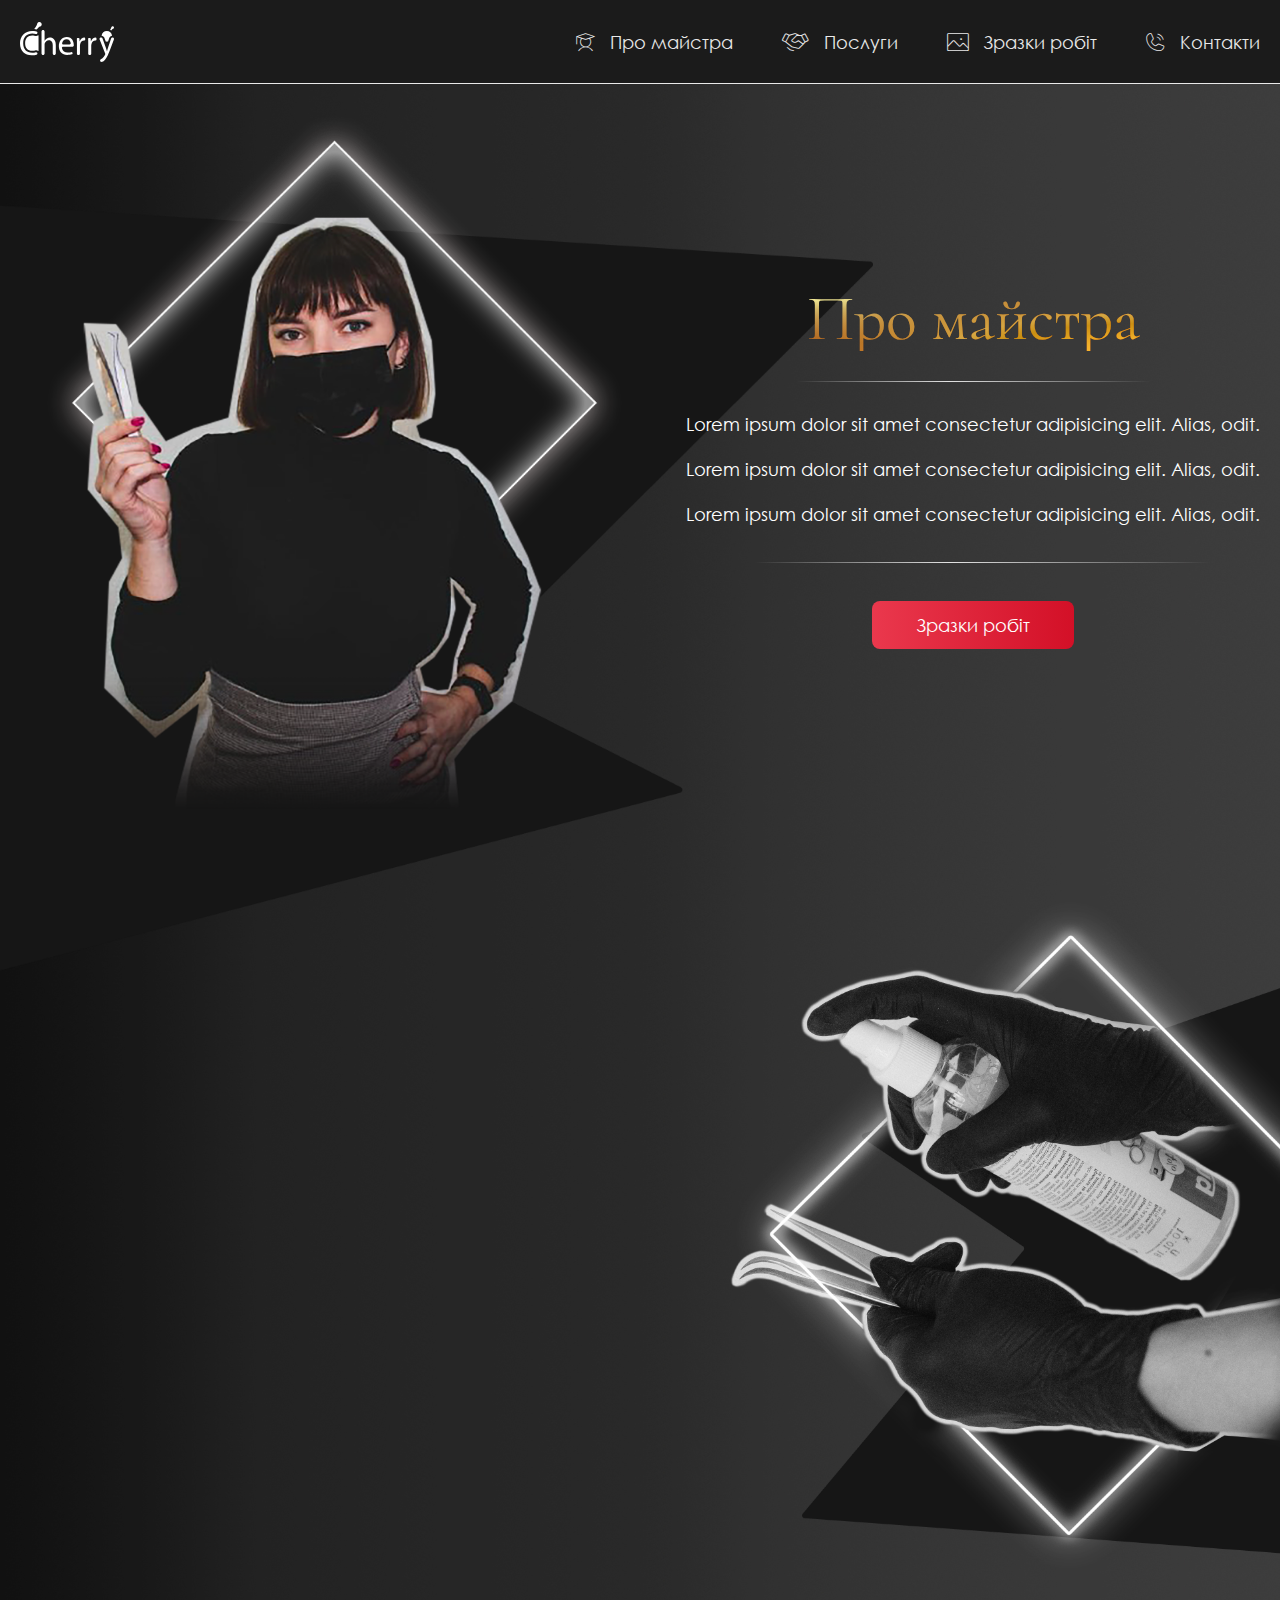
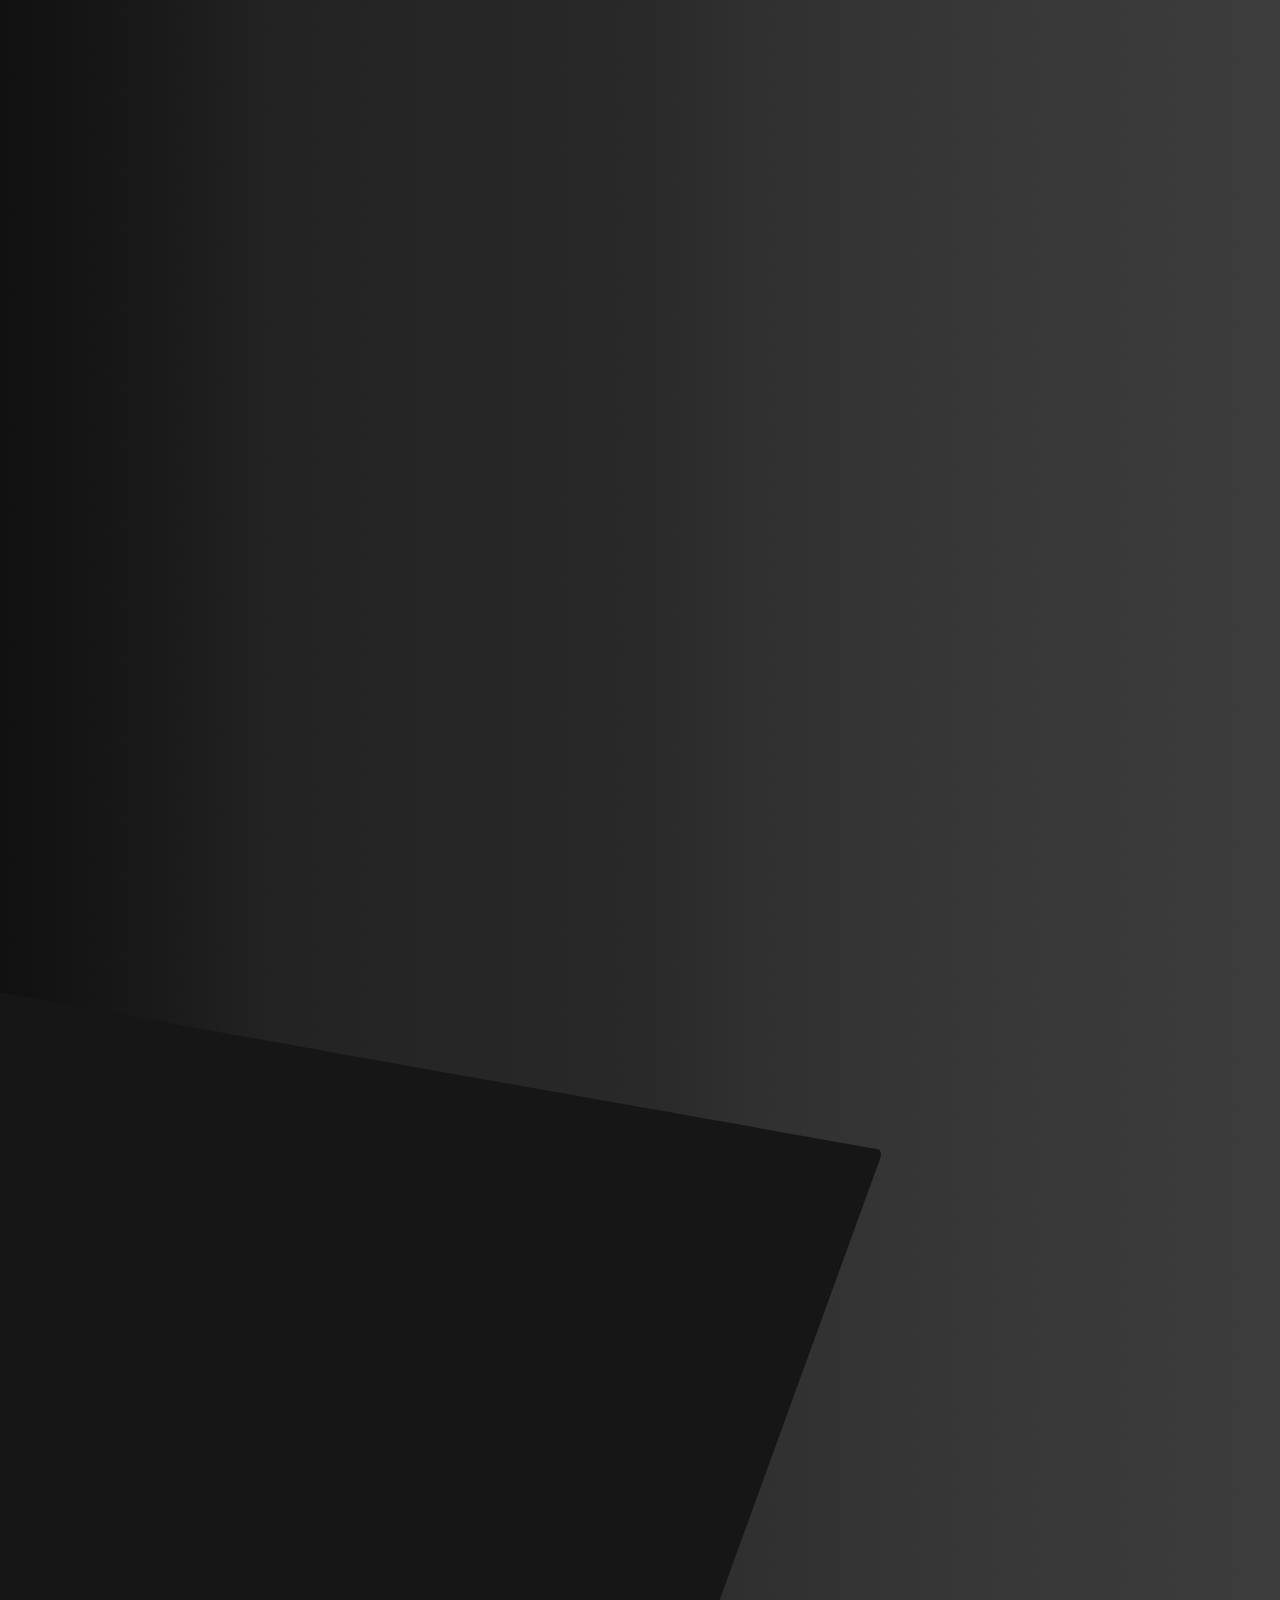
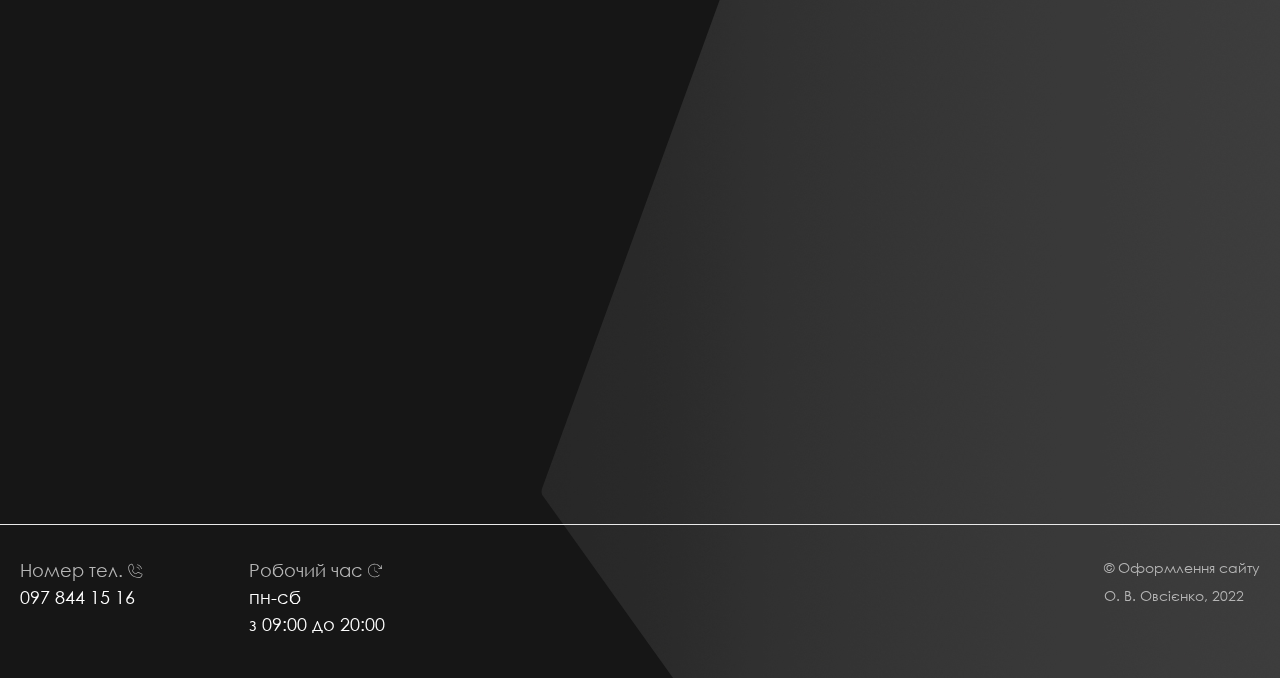
<file: cherry/index.html>
<!DOCTYPE html>
<html lang="ru">

<head>
	<title>Cherry beauty-salon</title>
	<meta charset="UTF-8">
	<meta name="format-detection" content="telephone=no">
	<!-- <style>body{opacity: 0;}</style> -->
	<link rel="stylesheet" href="css/style.min.css?_v=20220907120234">
	<link rel="shortcut icon" href="img/cherry-Img/fav/favicon.ico">
	<link rel="apple-touch-icon" sizes="180x180" href="img/cherry-Img/fav/apple-touch-icon.png">
	<link rel="icon" type="image/png" sizes="32x32" href="img/cherry-Img/fav/favicon-32x32.png">
	<link rel="icon" type="image/png" sizes="16x16" href="img/cherry-Img/fav/favicon-16x16.png">
	<link rel="manifest" href="img/cherry-Img/fav/site.webmanifest">
	<link rel="mask-icon" href="img/cherry-Img/fav/safari-pinned-tab.svg" color="#5bbad5">
	<meta name="msapplication-TileColor" content="#da532c">
	<meta name="theme-color" content="#ffffff">
	<!-- <meta name="robots" content="noindex, nofollow"> -->
	<meta name="viewport" content="width=device-width, initial-scale=1.0">

</head>

<body>
	<div class="wrapper">
		<header class="header">
			<div class="header__container">
				<a href="#" class="logo">
					<img src="img/cherry-Img/head/logo.svg" alt="">
					<img src="img/cherry-Img/head/logohover.svg" alt="">
				</a>
				<div class="header__menu menu">
					<nav class="menu__body">
						<ul class="menu__list">
							<li data-goto-header data-goto="#about" class="menu__item"><a href="#" class="menu__link _icon-About">Про
									майстра</a></li>
							<li data-goto-header data-goto="#service" class="menu__item"><a href="#" class="menu__link _icon-Services">Послуги</a></li>
							<li data-goto-header data-goto="#works" class="menu__item"><a href="#" class="menu__link _icon-Examples">Зразки робіт</a></li>
							<li data-goto-header data-goto="#price" class="menu__item"><a href="#" class="menu__link _icon-Contacts">Контакти</a></li>
						</ul>
					</nav>
				</div>
				<button type="button" class="icon-menu"><span></span></button>
			</div>
		</header>
		<main class="page">
			<div class="bg">
				<div class="bg__body">
					<img src="img/cherry-Img/head/vectorGraph.png" alt="image">
				</div>
			</div>
			<section data-watch data-watch-threshold="0.2" id="about" class="page__about about">
				<div class="about__container">
					<div class="about__image">
						<img src="img/cherry-Img/head/master.png" alt="">
					</div>
					<div class="about__item item-about">
						<h2 class="item-about__title title">Про майстра</h2>
						<div class="item-about__text">
							<p>Lorem ipsum dolor sit amet consectetur adipisicing elit. Alias, odit.</p>
							<p>Lorem ipsum dolor sit amet consectetur adipisicing elit. Alias, odit.</p>
							<p>Lorem ipsum dolor sit amet consectetur adipisicing elit. Alias, odit.</p>
						</div>
						<a data-goto-header data-goto="#works" href="#" class="item-about__button">Зразки робіт</a>
					</div>
				</div>
			</section>
			<section data-watch data-watch-threshold="0.2" id="service" class="page__service service">
				<div class="service__container">
					<div class="service__item item-about">
						<h2 class="item-about__title title">Послуги</h2>
						<ul class="item-about__text text-list ">
							<li class="text-list__item">Нарощення вій</li>
							<li class="text-list__item">Татуаж:</li>
							<ul class="text-list__item textsub-list">
								<li class="textsub-list__item">пудрові брови; </li>
								<li class="textsub-list__item">стрілка;</li>
								<li class="textsub-list__item">міжвійка;</li>
								<li class="textsub-list__item">губы.</li>
							</ul>
							<li class="text-list__item">Ламінування брів і вій </li>
							<li class="text-list__item">Корекція і фарбування брів</li>
						</ul>
					</div>
				</div>

			</section>
			<section data-watch data-watch-threshold="0.2" id="works" class="page__examples examples">
				<div class="examples__container">
					<div class="examples__title title">Зразки робіт</div>
					<div class="examples__slider swiper">
						<div class="examples__wrapper swiper-wrapper">
							<div class="examples__slide swiper-slide">
								<div data-gallery class="gallery">
									<a href="img/cherry-Img/examples/View/2.jpg" class="gallery__image">
										<img alt="" data-src="img/cherry-Img/examples/Preview/2.jpg" src="img/cherry-Img/examples/preload/1x1.png" class="gallery__preview swiper-lazy">
										<div class="swiper-lazy-preloader"></div>
									</a>
								</div>
							</div>
							<div class="examples__slide swiper-slide">
								<div data-gallery class="gallery">
									<a href="img/cherry-Img/examples/View/3.jpg" class="gallery__image">
										<img alt="" data-src="img/cherry-Img/examples/Preview/3.jpg" src="img/cherry-Img/examples/preload/1x1.png" class="gallery__preview swiper-lazy">
										<div class="swiper-lazy-preloader"></div>
									</a>
								</div>
							</div>
							<div class="examples__slide swiper-slide">
								<div data-gallery class="gallery">
									<a href="img/cherry-Img/examples/View/4.jpg" class="gallery__image">
										<img alt="" data-src="img/cherry-Img/examples/Preview/4.jpg" src="img/cherry-Img/examples/preload/1x1.png" class="gallery__preview swiper-lazy">
										<div class="swiper-lazy-preloader"></div>
									</a>
								</div>
							</div>
							<div class="examples__slide swiper-slide">
								<div data-gallery class="gallery">
									<a href="img/cherry-Img/examples/View/5.jpg" class="gallery__image">
										<img alt="" data-src="img/cherry-Img/examples/Preview/5.jpg" src="img/cherry-Img/examples/preload/1x1.png" class="gallery__preview swiper-lazy">
										<div class="swiper-lazy-preloader"></div>
									</a>
								</div>
							</div>
							<div class="examples__slide swiper-slide">
								<div data-gallery class="gallery">
									<a href="img/cherry-Img/examples/View/6.jpg" class="gallery__image">
										<img alt="" data-src="img/cherry-Img/examples/Preview/6.jpg" src="img/cherry-Img/examples/preload/1x1.png" class="gallery__preview swiper-lazy">
										<div class="swiper-lazy-preloader"></div>
									</a>
								</div>
							</div>
							<div class="examples__slide swiper-slide">
								<div data-gallery class="gallery">
									<a href="img/cherry-Img/examples/View/1.jpg" class="gallery__image">
										<img alt="" data-src="img/cherry-Img/examples/Preview/1.jpg" src="img/cherry-Img/examples/preload/1x1.png" class="gallery__preview swiper-lazy">
										<div class="swiper-lazy-preloader"></div>
									</a>
								</div>
							</div>
							<div class="examples__slide swiper-slide">
								<div data-gallery class="gallery">
									<a href="img/cherry-Img/examples/View/7.jpg" class="gallery__image">
										<img alt="" data-src="img/cherry-Img/examples/Preview/7.jpg" src="img/cherry-Img/examples/preload/1x1.png" class="gallery__preview swiper-lazy">
										<div class="swiper-lazy-preloader"></div>
									</a>
								</div>
							</div>
							<div class="examples__slide swiper-slide">
								<div data-gallery class="gallery">
									<a href="img/cherry-Img/examples/View/8.jpg" class="gallery__image">
										<img alt="" data-src="img/cherry-Img/examples/Preview/8.jpg" src="img/cherry-Img/examples/preload/1x1.png" class="gallery__preview swiper-lazy">
										<div class="swiper-lazy-preloader"></div>
									</a>
								</div>
							</div>
							<div class="examples__slide swiper-slide">
								<div data-gallery class="gallery">
									<a href="img/cherry-Img/examples/View/9.jpg" class="gallery__image">
										<img alt="" data-src="img/cherry-Img/examples/Preview/9.jpg" src="img/cherry-Img/examples/preload/1x1.png" class="gallery__preview swiper-lazy">
										<div class="swiper-lazy-preloader"></div>
									</a>
								</div>
							</div>
							<div class="examples__slide swiper-slide">
								<div data-gallery class="gallery">
									<a href="img/cherry-Img/examples/View/13.jpg" class="gallery__image">
										<img alt="" data-src="img/cherry-Img/examples/Preview/13.jpg" src="img/cherry-Img/examples/preload/1x1.png" class="gallery__preview swiper-lazy">
										<div class="swiper-lazy-preloader"></div>
									</a>
								</div>
							</div>
							<div class="examples__slide swiper-slide">
								<div data-gallery class="gallery">
									<a href="img/cherry-Img/examples/View/10.jpg" class="gallery__image">
										<img alt="" data-src="img/cherry-Img/examples/Preview/10.jpg" src="img/cherry-Img/examples/preload/1x1.png" class="gallery__preview swiper-lazy">
										<div class="swiper-lazy-preloader"></div>
									</a>
								</div>
							</div>
							<div class="examples__slide swiper-slide">
								<div data-gallery class="gallery">
									<a href="img/cherry-Img/examples/View/15.jpg" class="gallery__image">
										<img alt="" data-src="img/cherry-Img/examples/Preview/15.jpg" src="img/cherry-Img/examples/preload/1x1.png" class="gallery__preview swiper-lazy">
										<div class="swiper-lazy-preloader"></div>
									</a>
								</div>
							</div>
							<div class="examples__slide swiper-slide">
								<div data-gallery class="gallery">
									<a href="img/cherry-Img/examples/View/16.jpg" class="gallery__image">
										<img alt="" data-src="img/cherry-Img/examples/Preview/16.jpg" src="img/cherry-Img/examples/preload/1x1.png" class="gallery__preview swiper-lazy">
										<div class="swiper-lazy-preloader"></div>
									</a>
								</div>
							</div>
							<div class="examples__slide swiper-slide">
								<div data-gallery class="gallery">
									<a href="img/cherry-Img/examples/View/21.jpg" class="gallery__image">
										<img alt="" data-src="img/cherry-Img/examples/Preview/21.jpg" src="img/cherry-Img/examples/preload/1x1.png" class="gallery__preview swiper-lazy">
										<div class="swiper-lazy-preloader"></div>
									</a>
								</div>
							</div>
							<div class="examples__slide swiper-slide">
								<div data-gallery class="gallery">
									<a href="img/cherry-Img/examples/View/18.jpg" class="gallery__image">
										<img alt="" data-src="img/cherry-Img/examples/Preview/18.jpg" src="img/cherry-Img/examples/preload/1x1.png" class="gallery__preview swiper-lazy">
										<div class="swiper-lazy-preloader"></div>
									</a>
								</div>
							</div>
							<div class="examples__slide swiper-slide">
								<div data-gallery class="gallery">
									<a href="img/cherry-Img/examples/View/19.jpg" class="gallery__image">
										<img alt="" data-src="img/cherry-Img/examples/Preview/19.jpg" src="img/cherry-Img/examples/preload/1x1.png" class="gallery__preview swiper-lazy">
										<div class="swiper-lazy-preloader"></div>
									</a>
								</div>
							</div>
							<div class="examples__slide swiper-slide">
								<div data-gallery class="gallery">
									<a href="img/cherry-Img/examples/View/20.jpg" class="gallery__image">
										<img alt="" data-src="img/cherry-Img/examples/Preview/20.jpg" src="img/cherry-Img/examples/preload/1x1.png" class="gallery__preview swiper-lazy">
										<div class="swiper-lazy-preloader"></div>
									</a>
								</div>
							</div>
							<div class="examples__slide swiper-slide">
								<div data-gallery class="gallery">
									<a href="img/cherry-Img/examples/View/22.jpg" class="gallery__image">
										<img alt="" data-src="img/cherry-Img/examples/Preview/22.jpg" src="img/cherry-Img/examples/preload/1x1.png" class="gallery__preview swiper-lazy">
										<div class="swiper-lazy-preloader"></div>
									</a>
								</div>
							</div>
						</div>
					</div>
					<div class="swiper-pagination"></div>
					<div class="swiper-button-prev"></div>
					<div class="swiper-button-next"></div>
				</div>
			</section>
			<section data-watch data-watch-once id="price" class="page__price price">
				<div class="price__container">
					<div class="price__row">
						<div class="price__price-item item-price">
							<h3 class="item-price__title">Ціни</h3>
							<div class="item-price__body">
								<ul class="item-price__list list-price list-price_one">
									<h6 class="list-price__title ">Нарощення вій</h6>
									<li class="list-price__item">Класика.........................................................400</li>
									<li class="list-price__item">2 D...................................................................450
									</li>
									<li class="list-price__item">3 D...................................................................500
									</li>
									<li class="list-price__item">4 D...................................................................550
									</li>
									<li class="list-price__item">5-7 D................................................................650
									</li>
									<li class="list-price__item">Ламінування вій............................................400
									</li>
									<li class="list-price__item">Ламінування брів.........................................400
									</li>
									<ul class="list-price__sub-list sub-list">
										<p class="sub-list__title">Зняття чужої роботи:</p>
										<li class="sub-list__item">З наступним нарощенням..........................50</li>
										<li class="sub-list__item">Без нарощення............................................100</li>
									</ul>
								</ul>
								<ul class="item-price__list list-price list-price_two">
									<h6 class="list-price__title">Татуаж</h6>
									<li class="list-price__item">Пудрові брови/корекція....................1500/800</li>
									<li class="list-price__item">Корекція пудрових брів(від 2 міс.)..........1300
									</li>
									<li class="list-price__item">Стрілка/корекція................................1200/600
									</li>
									<li class="list-price__item">Міжвійка.......................................................1000
									</li>
									<li class="list-price__item">Корекція стрілки(від 2 міс.).......................1000
									</li>
									<li class="list-price__item">Корекція/фарбування брів................100/100
									</li>
									<li class="list-price__item">Ламінування брів.........................................400
									</li>
								</ul>
							</div>
						</div>
						<div class="price__contacts contacts-price">
							<h3 class="contacts-price__title">контакти</h3>
							<div class="contacts-price__body">
								<a target="_blank" href="https://t.me/KatBorid" class="contacts-price__link" alt="telegram"></a>
								<a target="_blank" href="https://www.instagram.com/p/CgtM76bDkJF/?igshid=YmMyMTA2M2Y%3D" class="contacts-price__link" alt="instagram"></a>
								<a target="_blank" href="https://m.facebook.com/story.php?story_fbid=pfbid0SZ6fzbPvBieCZ7jLumeH3VQd36fAZW9smNDncDH3Hahjkk5nxWesMaAH7iC5BkHql&id=333878067378153" class="contacts-price__link" alt="Facebook"></a>
								<a target="_blank" href="viber://chat?number=380978441516" class="contacts-price__link" alt="viber"></a>
							</div>
						</div>
					</div>
				</div>
			</section>
			<span class="vector">
			</span>
		</main>
		<footer class="footer">
			<div class="footer__container">
				<div class="footer__row">
					<div class="footer__block">
						<div class="footer__phones phones-footer">
							<div class="phones-footer__title">Номер тел.</div>
							<a href="tel:0978441516" class="phones-footer__phone-link">097 844 15 16</a>
						</div>
						<div class="footer__work-time time-work">
							<div class="time-work__title">Робочий час</div>
							<div class="time-work__text">пн-сб </div>
							<div class="time-work__text">з 09:00 до 20:00</div>
						</div>
					</div>
					<div class="footer__copyright">
						<span>© Оформлення сайту</span>
						<span> О. В. Овсієнко, 2022</span>
					</div>
				</div>
			</div>
		</footer>
	</div>
	<!-- <div id="popup" aria-hidden="true" class="popup">
	<div class="popup__wrapper">
		<div class="popup__content">
			<button data-close type="button" class="popup__close">Закрыть</button>
			<div class="popup__text">
				Text
			</div>
		</div>
	</div>
</div> -->
	<script src="js/app.min.js?_v=20220907120234"></script>
</body>

</html>
</file>
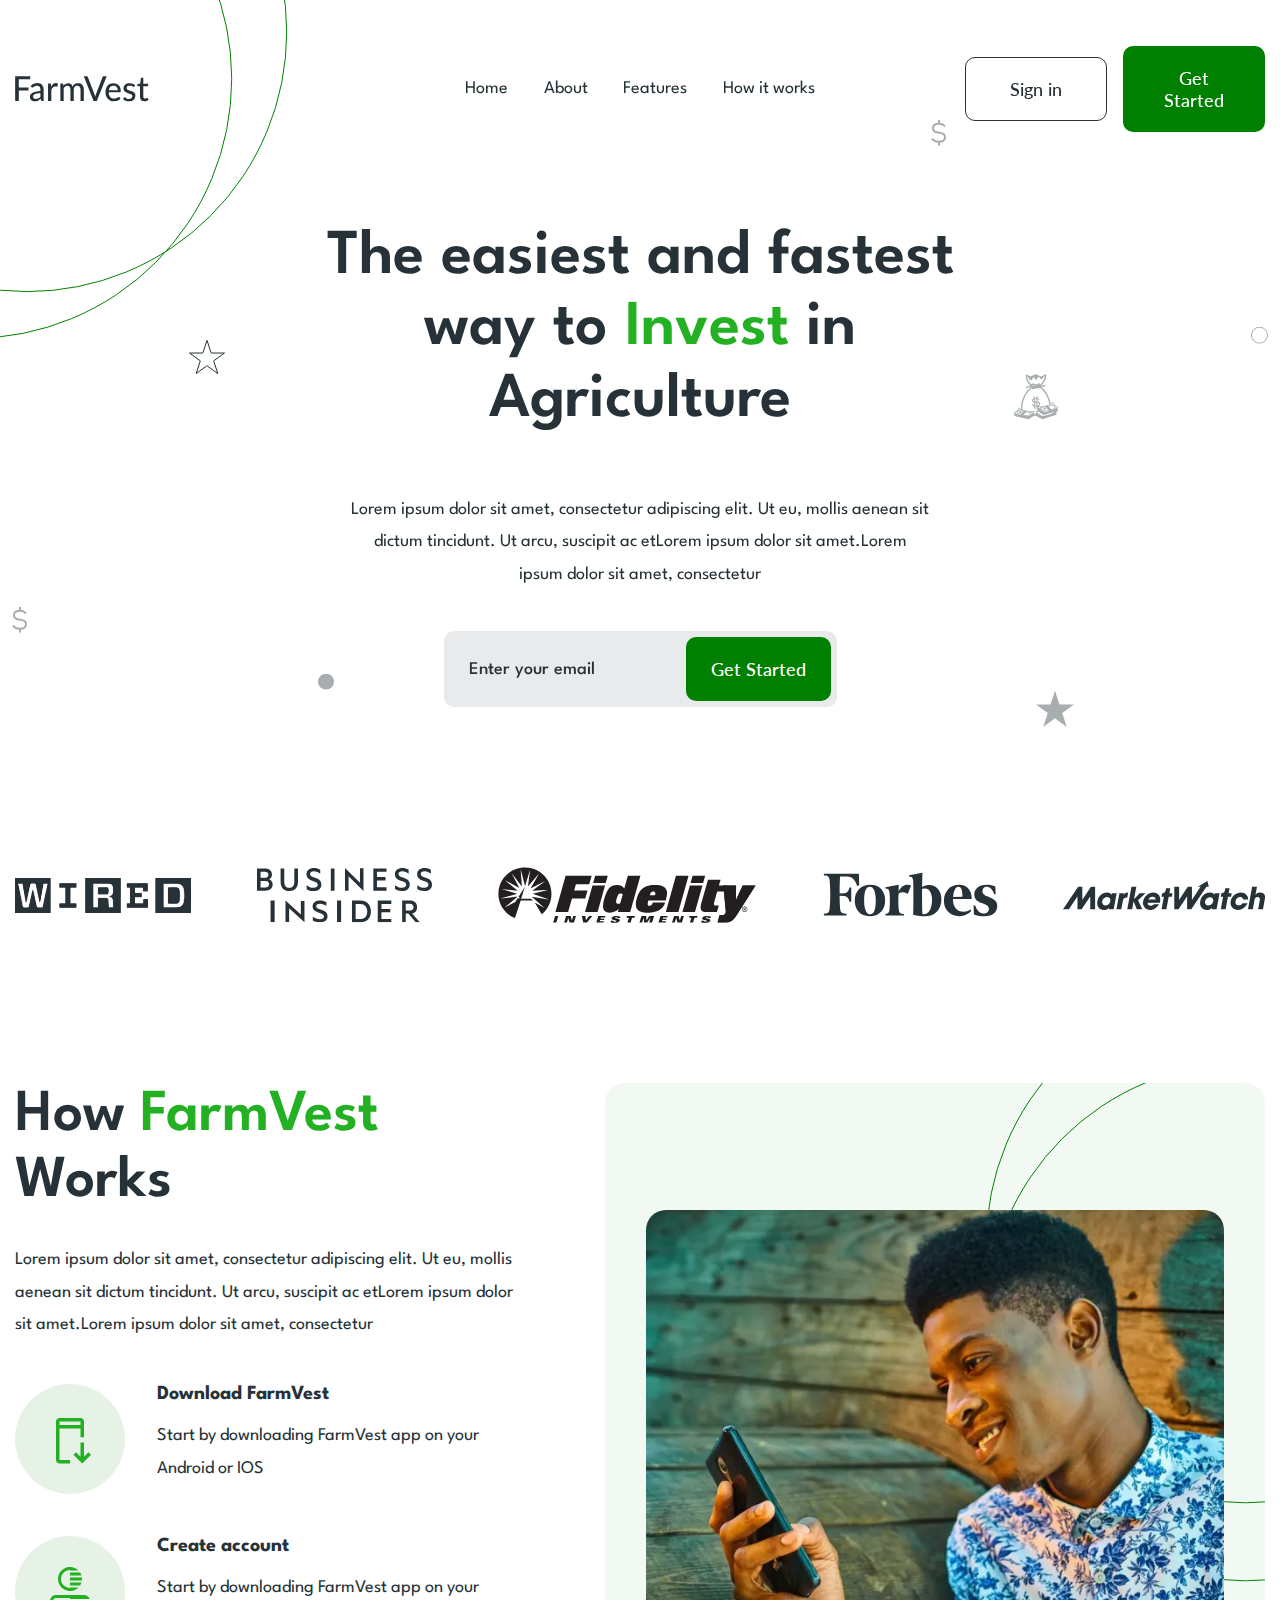
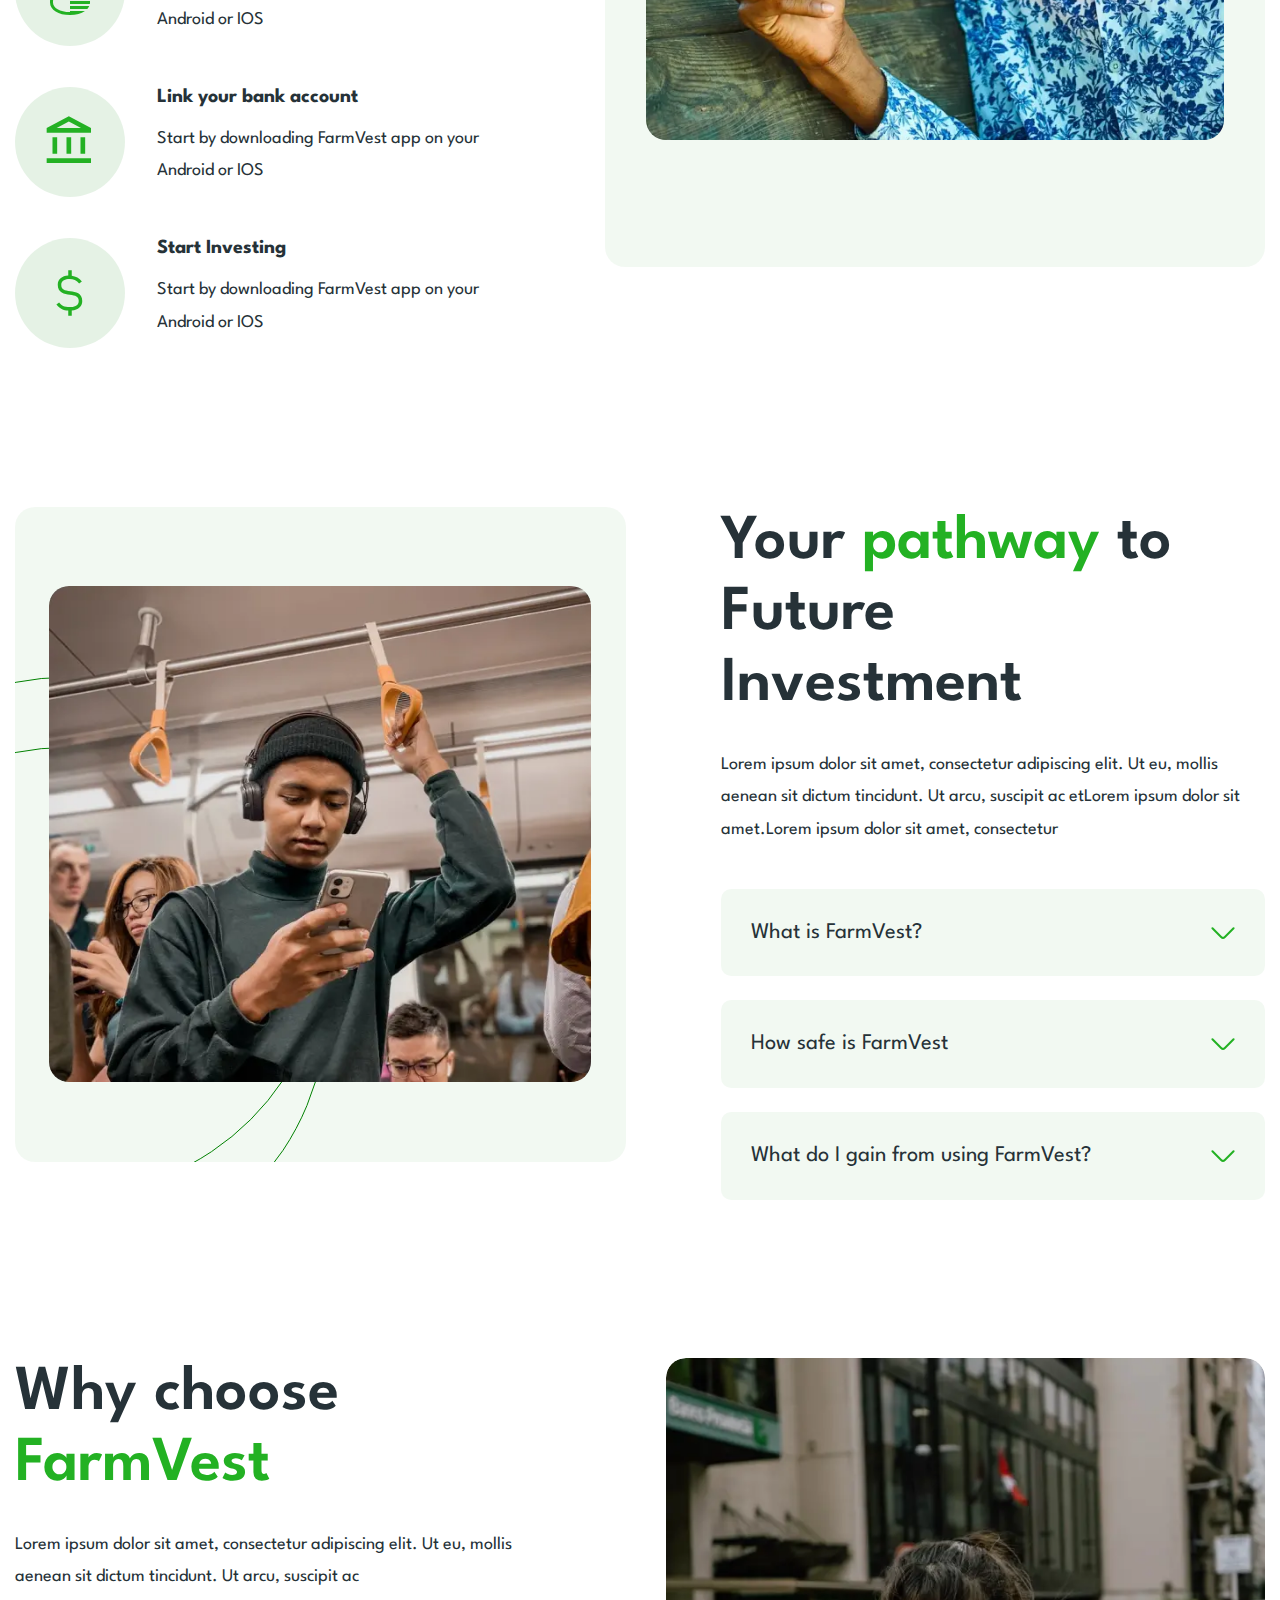
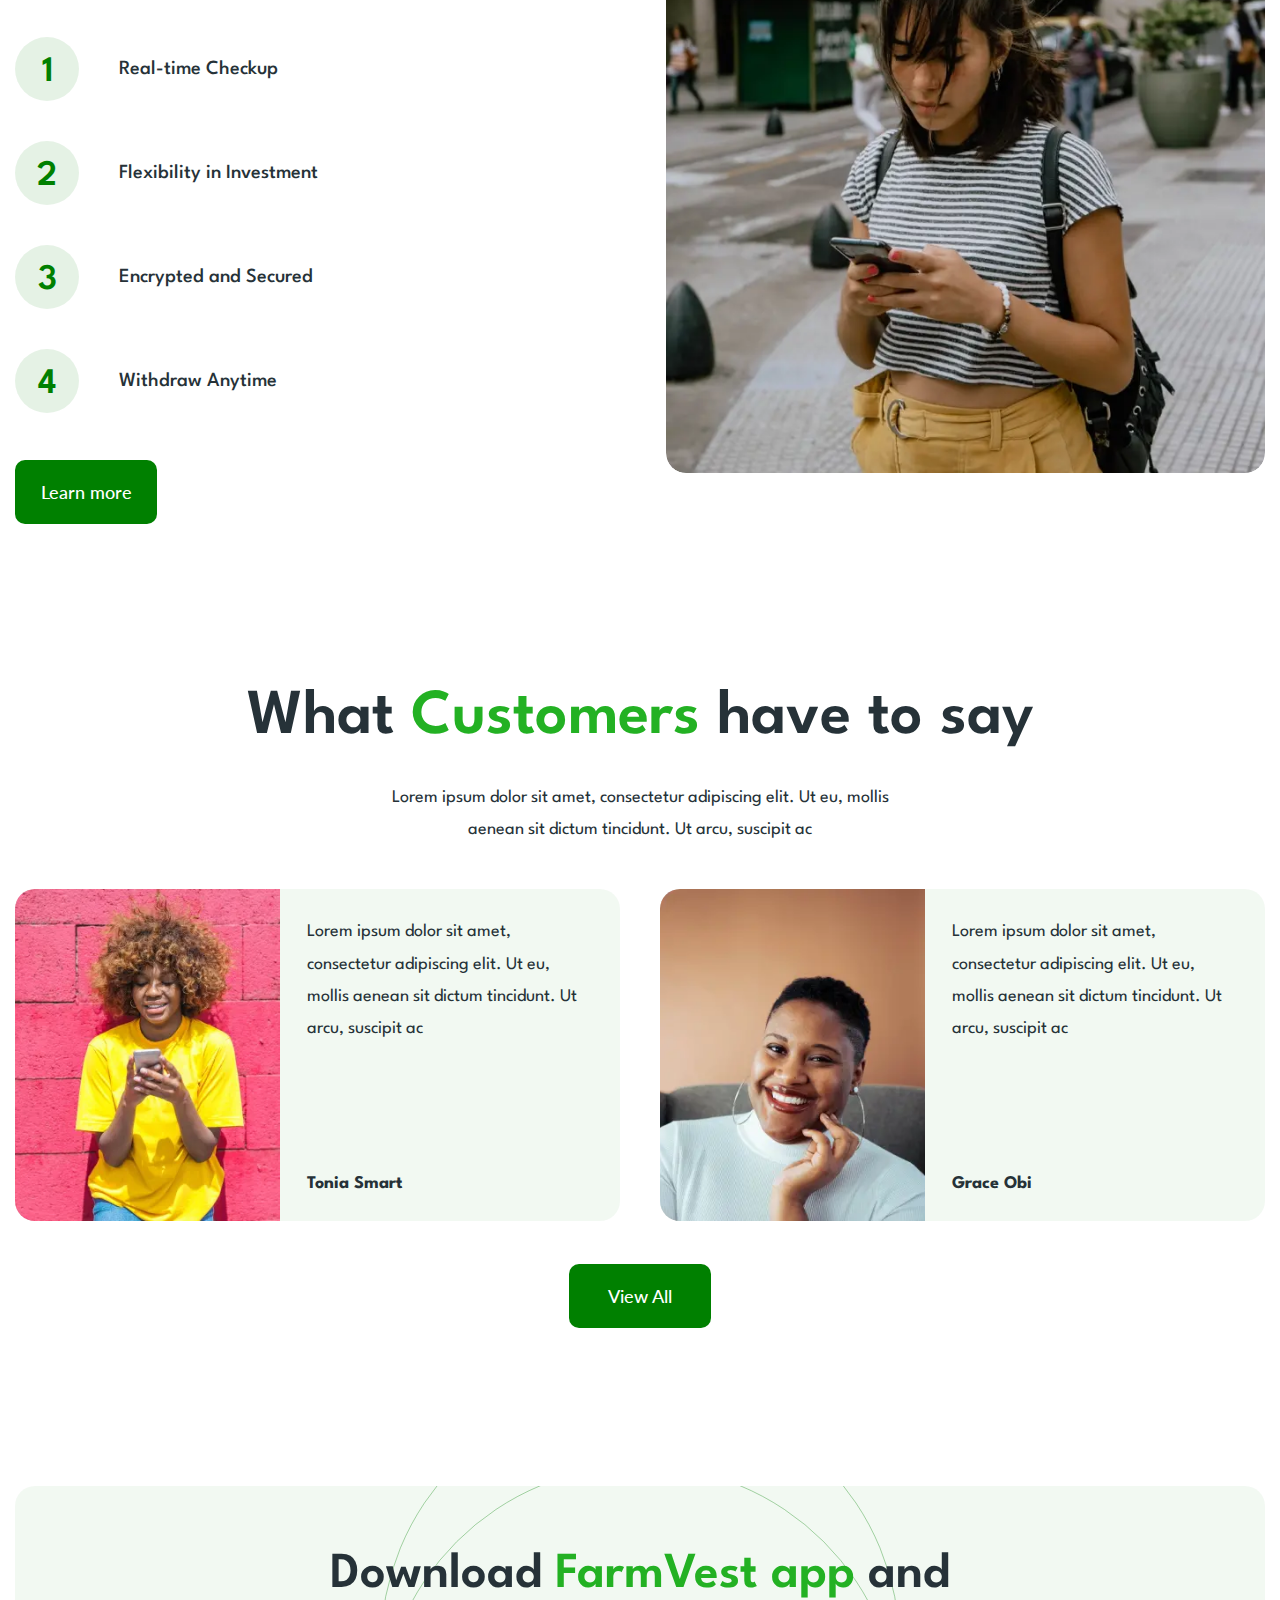
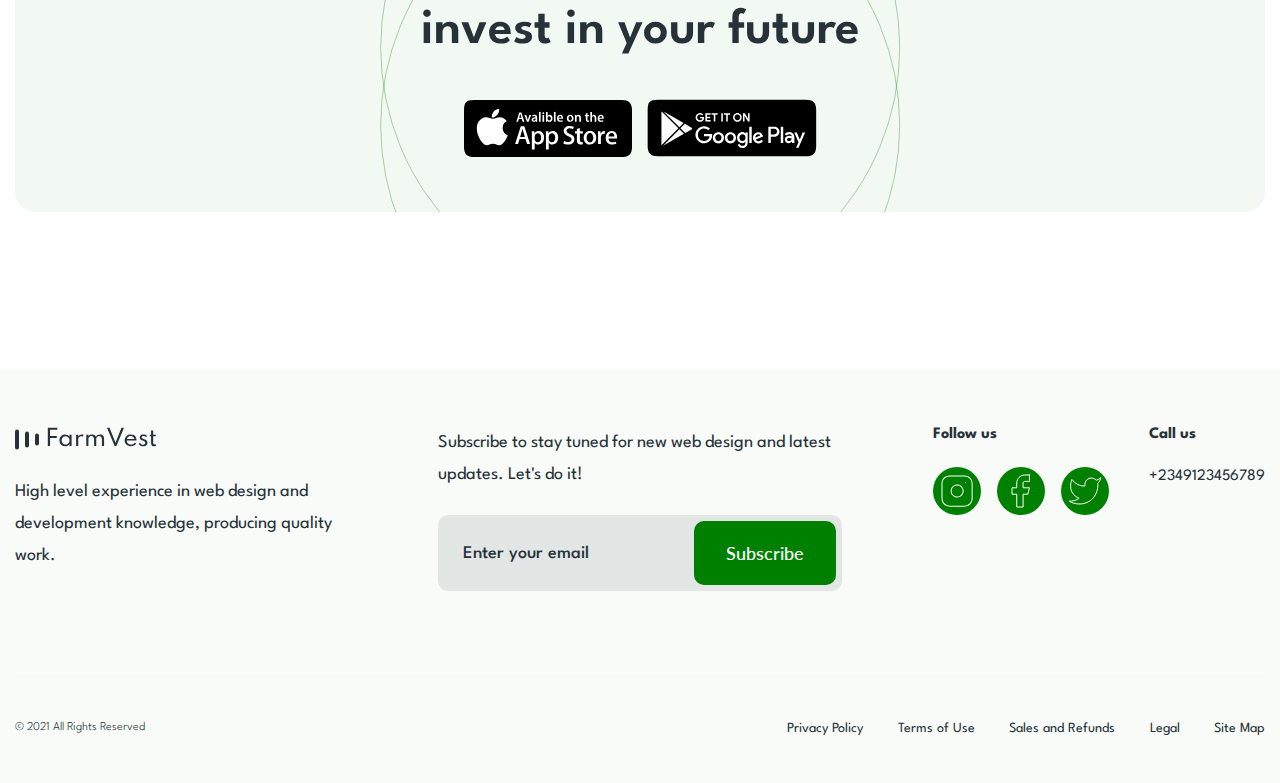
<file: Farm_Vest/FarmVest.html>
<!DOCTYPE html>
<html lang="ru">

<head>
	<title>FarmWest</title>
	<meta charset="UTF-8">
	<meta name="format-detection" content="telephone=no">
	<!-- <style>body{opacity: 0;}</style> -->
	<link rel="stylesheet" href="css/style.min.css?_v=20220721150913">
	<link rel="shortcut icon" href="favicon.ico">
	<!-- <meta name="robots" content="noindex, nofollow"> -->
	<meta name="viewport" content="width=device-width, initial-scale=1.0">
</head>

<body>
	<div class="wrapper">
		<header class="header">
			<div class="header__container-big">
				<a id="dark" href="" class="header__logo"><img src="img/logo.svg" alt="Logo"></a>
				<a id="light" href="" class="header__logo"><img src="img/light_scheme/main_logo/FarmVest.svg" alt="Logo"></a>
				<div class="header__menu menu">
					<nav class="menu__body">
						<ul class="menu__list">
							<li class="menu__item"><a href="" class="menu__link">Home</a></li>
							<li class="menu__item"><a href="" class="menu__link">About</a></li>
							<li class="menu__item"><a href="" class="menu__link">Features</a></li>
							<li class="menu__item"><a href="" class="menu__link">How it works</a></li>
						</ul>
					</nav>
				</div>
				<div class="header__actions">
					<button type="button" class="header__button button button_border">Sign in</button>
					<button type="button" data-da=".menu__body,767.98" class="header__button button">Get Started</button>
					<button type="button" class="menu__icon icon-menu"><span></span></button>
				</div>
			</div>
		</header>
		<main class="page">
			<section class="page__main main-block">
				<div data-prlx-parent class="main-block__container-big">
					<div class="main-block__container">
						<div class="main-block__content">
							<h1 class="main-block__title title">The easiest and fastest way to <span>Invest</span> in Agriculture</h1>
							<div class="main-block__text text">
								<p>Lorem ipsum dolor sit amet, consectetur adipiscing elit. Ut eu, mollis
									aenean
									sit dictum tincidunt. Ut arcu, suscipit ac etLorem ipsum dolor sit amet.Lorem ipsum dolor sit amet,
									consectetur</p>
							</div>
							<div class="main-block__form">
								<form action="#" class="form">
									<input data-required="email" autocomplete="off" type="text" name="form[]" data-error="Error"
										placeholder="Enter your email" class="form__input">
									<button type="submit" class="form__button button">Get
										Started</button>
								</form>
							</div>
						</div>
						<div data-prlx data-coefficient="250" data-direction="1" class="main-block__icons icons-main-block "
							id="dark">
							<div data-prlx-mouse data-prlx-cx="400" data-prlx-cy="400"
								class="icons-main-block__circle icons-main-block__circle_1">
							</div>
							<div data-prlx-dxr data-prlx-dyr data-prlx-mouse data-prlx-cx="400" data-prlx-cy="400"
								class="icons-main-block__circle icons-main-block__circle_2">
							</div>
							<div data-prlx-mouse data-prlx-cx="10" data-prlx-cy="10"
								class="icons-main-block__item icons-main-block__item_1">
								<img src="img/main-block/01.svg" alt="icon">
							</div>
							<div data-prlx-mouse data-prlx-cx="10" data-prlx-cy="10" data-prlx-dxr data-prlx-dyr
								class="icons-main-block__item icons-main-block__item_2">
								<img src="img/main-block/07.svg" alt="icon">
							</div>
							<div data-prlx-mouse data-prlx-cx="10" data-prlx-cy="10"
								class="icons-main-block__item icons-main-block__item_3">
								<img src="img/main-block/03.svg" alt="icon">
							</div>
							<div data-prlx-mouse data-prlx-cx="10" data-prlx-cy="10" data-prlx-dxr data-prlx-dyr
								class="icons-main-block__item icons-main-block__item_4">
								<img src="img/main-block/04.svg" alt="icon">
							</div>
							<div data-prlx-mouse data-prlx-cx="10" data-prlx-cy="10"
								class="icons-main-block__item icons-main-block__item_5">
								<img src="img/main-block/02.svg" alt="icon">
							</div>
							<div data-prlx-mouse data-prlx-cx="10" data-prlx-cy="10" data-prlx-dxr data-prlx-dyr
								class="icons-main-block__item icons-main-block__item_6">
								<img src="img/main-block/06.svg" alt="icon">
							</div>
							<div data-prlx-mouse data-prlx-cx="10" data-prlx-cy="10"
								class="icons-main-block__item icons-main-block__item_7">
								<img src="img/main-block/05.svg" alt="icon">
							</div>
						</div>
						<div data-prlx data-coefficient="250" data-direction="1" class="main-block__icons icons-main-block  "
							id="light">
							<div data-prlx-mouse data-prlx-cx="400" data-prlx-cy="400"
								class="icons-main-block__circle icons-main-block__circle_1">
							</div>
							<div data-prlx-dxr data-prlx-dyr data-prlx-mouse data-prlx-cx="400" data-prlx-cy="400"
								class="icons-main-block__circle icons-main-block__circle_2">
							</div>
							<div data-prlx-mouse data-prlx-cx="10" data-prlx-cy="10"
								class="icons-main-block__item icons-main-block__item_1">
								<img src="img/light_scheme/main_block/Vector.svg" alt="icon">
							</div>
							<div data-prlx-mouse data-prlx-cx="10" data-prlx-cy="10" data-prlx-dxr data-prlx-dyr
								class="icons-main-block__item icons-main-block__item_2">
								<img src="img/light_scheme/main_block/Star 2.svg" alt="icon">
							</div>
							<div data-prlx-mouse data-prlx-cx="10" data-prlx-cy="10"
								class="icons-main-block__item icons-main-block__item_3">
								<img src="img/light_scheme/main_block/Ellipse 129.svg" alt="icon">
							</div>
							<div data-prlx-mouse data-prlx-cx="10" data-prlx-cy="10" data-prlx-dxr data-prlx-dyr
								class="icons-main-block__item icons-main-block__item_4">
								<img src="img/light_scheme/main_block/Vector.svg" alt="icon">
							</div>
							<div data-prlx-mouse data-prlx-cx="10" data-prlx-cy="10"
								class="icons-main-block__item icons-main-block__item_5">
								<img src="img/light_scheme/main_block/emojione-monotone_money-bag.svg" alt="icon">
							</div>
							<div data-prlx-mouse data-prlx-cx="10" data-prlx-cy="10" data-prlx-dxr data-prlx-dyr
								class="icons-main-block__item icons-main-block__item_6">
								<img src="img/light_scheme/main_block/Star 5.svg" alt="icon">
							</div>
							<div data-prlx-mouse data-prlx-cx="10" data-prlx-cy="10"
								class="icons-main-block__item icons-main-block__item_7">
								<img src="img/light_scheme/main_block/Ellipse 130.svg" alt="icon">
							</div>
						</div>
					</div>
				</div>
			</section>
			<div class="page__partners partners">
				<div class="partners__container-big">
					<div id="dark" class="partners__container ">
						<div id="dark" class="partners__item">
							<img src="img/partners/MarketWatch Logo.svg" alt="partners">
						</div>
						<div class="partners__item ">
							<img src="img/partners/Forbes.com Logo.svg" alt="partners">
						</div>
						<div class="partners__item ">
							<img src="img/partners/Business Insider Logo.svg" alt="partners">
						</div>
						<div class="partners__item ">
							<img src="img/partners/Fidelity Management and Research Company Logo.svg" alt="partners">
						</div>
						<div class="partners__item ">
							<img src="img/partners/WIRED UK Logo undefined.svg" alt="partners">
						</div>
					</div>
					<div id="light" class="partners__container ">
						<div id="light" class="partners__item">
							<img src="img/light_scheme/partn/WIRED UK Logo undefined.svg" alt="partners">
						</div>
						<div class="partners__item ">
							<img src="img/light_scheme/partn/Business Insider Logo.svg" alt="partners">
						</div>
						<div class="partners__item ">
							<img src="img/light_scheme/partn/Fidelity Management and Research Company Logo.svg" alt="partners">
						</div>
						<div class="partners__item ">
							<img src="img/light_scheme/partn/Forbes.com Logo.svg" alt="partners">
						</div>
						<div class="partners__item ">
							<img src="img/light_scheme/partn/MarketWatch Logo.svg" alt="partners">
						</div>
					</div>
				</div>

			</div>
			<section data-prlx-mouse-wrapper class="page__how how">
				<div class="how__container-big">
					<div class="how__container">
						<div class="how__content">
							<h2 class="how__title title title_s64">How <span>FarmVest</span> Works</h2>
							<div class="how__text text">
								<p>
									Lorem ipsum dolor sit amet, consectetur adipiscing elit. Ut eu, mollis aenean sit dictum tincidunt. Ut
									arcu, suscipit ac etLorem ipsum dolor sit amet.Lorem ipsum dolor sit amet, consectetur
								</p>
							</div>
							<div class="how__steps steps-how">
								<div class="steps-how__item">
									<div class="steps-how__icon">
										<img src="img/icons_how/carbon_mobile-download.svg" alt="">
									</div>
									<div class="steps-how__body">
										<div class="steps-how__title">Download FarmVest</div>
										<div class="steps-how__text text">Start by downloading FarmVest app
											on your Android or IOS</div>
									</div>
								</div>
								<div class="steps-how__item">
									<div class="steps-how__icon">
										<img src="img/icons_how/fluent_inprivate-account-28-regular.svg" alt="">
									</div>
									<div class="steps-how__body">
										<div class="steps-how__title">Create account</div>
										<div class="steps-how__text text">Start by downloading FarmVest app
											on your Android or IOS</div>
									</div>
								</div>
								<div class="steps-how__item">
									<div class="steps-how__icon">
										<img src="img/icons_how/ic_outline-account-balance.svg" alt="">
									</div>
									<div class="steps-how__body">
										<div class="steps-how__title">Link your bank account</div>
										<div class="steps-how__text text">Start by downloading FarmVest app
											on your Android or IOS</div>
									</div>
								</div>
								<div class="steps-how__item">
									<div class="steps-how__icon">
										<img src="img/icons_how/carbon_currency-dollar.svg" alt="">
									</div>
									<div class="steps-how__body">
										<div class="steps-how__title">Start Investing</div>
										<div class="steps-how__text text">Start by downloading FarmVest app
											on your Android or IOS</div>
									</div>
								</div>
							</div>
						</div>
						<div data-prlx-parent class="how__image image-block">
							<div data-prlx data-coefficient="350" data-direction="-1" class="image-block__item">
								<picture>
									<source srcset="img/people/1.webp" type="image/webp"><img src="img/people/1.jpg" alt="img">
								</picture>
							</div>
							<div data-prlx-mouse data-prlx-cx="400" data-prlx-cy="400"
								class="image-block__circle image-block__circle_1"></div>
							<div data-prlx-dxr data-prlx-dyr data-prlx-mouse data-prlx-cx="400" data-prlx-cy="400"
								class="image-block__circle image-block__circle_2"></div>
						</div>
					</div>
				</div>
			</section>
			<section data-prlx-mouse-wrapper class="page__pathway pathway">
				<div class="pathway__container-big">
					<div class="pathway__container">
						<div data-prlx-parent class="pathway__image image-block">
							<div data-prlx data-coefficient="350" data-direction="-1" class="image-block__item">
								<picture>
									<source srcset="img/people/2.webp" type="image/webp"><img src="img/people/2.jpg" alt="img">
								</picture>
							</div>
							<div data-prlx-mouse data-prlx-cx="400" data-prlx-cy="400"
								class="image-block__circle image-block__circle_1"></div>
							<div data-prlx-dxr data-prlx-dyr data-prlx-mouse data-prlx-cx="400" data-prlx-cy="400"
								class="image-block__circle image-block__circle_2"></div>
						</div>
						<div class="pathway__content">
							<h2 class="pathway__title title title_s70">Your <span>pathway</span> to Future Investment</h2>
							<div class="pathway__text text">
								<p>
									Lorem ipsum dolor sit amet, consectetur adipiscing elit. Ut eu, mollis aenean sit dictum tincidunt. Ut
									arcu, suscipit ac etLorem ipsum dolor sit amet.Lorem ipsum dolor sit amet, consectetur
								</p>
							</div>
							<div data-spollers class="pathway__spollers spollers-pathway">
								<div class="spollers-pathway__item">
									<button type="button" data-spoller class="spollers-pathway__title">What is FarmVest?</button>
									<div class="spollers-pathway__body text">Lorem ipsum dolor sit amet consectetur adipisicing elit.
										Deleniti
										explicabo non necessitatibus unde labore recusandae sint? Obcaecati laboriosam atque architecto ad
										explicabo, fuga, reprehenderit assumenda, vero magni voluptate numquam cumque. </div>
								</div>
								<div class="spollers-pathway__item">
									<button type="button" data-spoller class="spollers-pathway__title">How safe is FarmVest</button>
									<div class="spollers-pathway__body text">Lorem ipsum dolor sit amet consectetur adipisicing elit.
										Deleniti
										explicabo non necessitatibus unde labore recusandae sint? Obcaecati laboriosam atque architecto ad
										explicabo, fuga, reprehenderit assumenda, vero magni voluptate numquam cumque. </div>
								</div>
								<div class="spollers-pathway__item">
									<button type="button" data-spoller class="spollers-pathway__title">What do I gain from using
										FarmVest?</button>
									<div class="spollers-pathway__body text">Lorem ipsum dolor sit amet consectetur adipisicing elit.
										Deleniti
										explicabo non necessitatibus unde labore recusandae sint? Obcaecati laboriosam atque architecto ad
										explicabo, fuga, reprehenderit assumenda, vero magni voluptate numquam cumque. </div>
								</div>
							</div>
						</div>
					</div>
				</div>
			</section>
			<section data-prlx-mouse-wrapper class="page__why why">
				<div class="why__container-big">
					<div class="why__container">
						<div class="why__content">
							<h2 class="why__title title title_s70">Why choose <span>FarmVest</span> </h2>
							<div class="why__text text">
								<p>
									Lorem ipsum dolor sit amet, consectetur adipiscing elit. Ut eu, mollis aenean sit dictum tincidunt. Ut
									arcu, suscipit ac
								</p>
							</div>
							<ol class="why__steps steps-why">
								<li class="steps-why__item">
									Real-time Checkup
								</li>
								<li class="steps-why__item">
									Flexibility in Investment
								</li>
								<li class="steps-why__item">
									Encrypted and Secured
								</li>
								<li class="steps-why__item">
									Withdraw Anytime
								</li>
							</ol>
							<div class="why__box"> <a href="#" type="button" class="why__button button">Learn more</a></div>
						</div>
						<div data-prlx-parent class="why__image image-block">
							<div data-prlx data-coefficient="350" data-direction="-1" class="image-block__item">
								<picture>
									<source srcset="img/people/3.webp" type="image/webp"><img src="img/people/3.png" alt="img">
								</picture>
							</div>
						</div>
					</div>
				</div>
			</section>
			<section data-prlx-mouse-wrapper class="page__customers customers">
				<div class="customers__container-big">
					<div class="customers__container">
						<h2 class="customers__title title title_s70">What <span>Customers</span> have to say</h2>
						<div class="customers__text text">
							<p>
								Lorem ipsum dolor sit amet, consectetur adipiscing elit. Ut eu, mollis aenean sit dictum tincidunt. Ut
								arcu, suscipit ac
							</p>
						</div>
						<div class="customers__items">
							<div class="customers__item item-customers">
								<div class="item-customers__image-ibg">
									<picture>
										<source srcset="img/customers/1.webp" type="image/webp"><img src="img/customers/1.jpg" alt="">
									</picture>
								</div>
								<div class="item-customers__body">
									<div class="item-customers__text text">Lorem ipsum dolor sit amet, consectetur adipiscing elit. Ut eu,
										mollis aenean sit dictum tincidunt. Ut arcu, suscipit ac</div>
									<div class="item-customers__name">Tonia Smart</div>
								</div>
							</div>
							<div class="customers__item item-customers">
								<div class="item-customers__image-ibg">
									<picture>
										<source srcset="img/customers/2.webp" type="image/webp"><img src="img/customers/2.jpg" alt="">
									</picture>
								</div>
								<div class="item-customers__body">
									<div class="item-customers__text text">Lorem ipsum dolor sit amet, consectetur adipiscing elit. Ut eu,
										mollis aenean sit dictum tincidunt. Ut arcu, suscipit ac</div>
									<div class="item-customers__name">Grace Obi</div>
								</div>
							</div>
						</div>
						<div class="customers__box"> <a href="#" type="button" class="customers__button button">View All</a>
						</div>

					</div>

				</div>
			</section>
			<section data-prlx-mouse-wrapper class="page__download download">
				<div class="download__container-big">
					<div class="download__container">
						<div class="download__body">
							<h2 class="download__title title title_s56">Download <span>FarmVest app</span>
								and invest in your future</h2>
							<div class="download__apps">
								<a href="#" class="download__app">
									<img src="img/apps/appstore.svg" alt="appstore">
								</a>
								<a href="#" class="download__app">
									<img src="img/apps/Group.svg" alt="googleplay">
								</a>
							</div>
							<div data-prlx-mouse data-prlx-cx="400" data-prlx-cy="400" class="download__circle download__circle_1">
							</div>
							<div data-prlx-dxr data-prlx-dyr data-prlx-mouse data-prlx-cx="400" data-prlx-cy="400"
								class="download__circle download__circle_2"></div>
						</div>

					</div>

				</div>
			</section>
		</main>
		<footer class="footer">
			<div class="footer__container-big">
				<div class="footer__main main-footer">
					<div class="main-footer__info">
						<a id="dark" href="#" class="main-footer__logo ">
							<img src="img/footer/SiteLogo.svg" alt="logo">
						</a>
						<a id="light" href="#" class="main-footer__logo ">
							<img src="img/footer/SiteLogoDark.svg" alt="logo">
						</a>
						<div class="main-footer__text text">High level experience in web design and development knowledge, producing
							quality
							work.</div>
					</div>
					<div class="main-footer__form form-main">
						<div class="form-main__text text">Subscribe to stay tuned for new web design and latest updates. Let's do
							it!
						</div>
						<form action="#" class="form-main__form form">
							<input data-required="email" autocomplete="off" type="text" name="form[]" data-error="Error"
								placeholder="Enter your email" class="form__input">
							<button type="submit" class="form__button button">Subscribe</button>
						</form>
					</div>
					<div class="main-footer__contacts">
						<div class="main-footer__social">
							<div class="main-footer__label">Follow us</div>
							<div id="dark" class="social">
								<a href="#" class="social__item">
									<img src="img/footer/social/instagram.svg" alt="inst">
								</a>
								<a href="#" class="social__item">
									<img src="img/footer/social/Vector.svg" alt="facebook">
								</a>
								<a href="#" class="social__item">
									<img src="img/footer/social/twir.svg" alt="twitter">
								</a>
							</div>
							<div id="light" class="social">
								<a href="#" class="social__item">
									<img src="img/footer/social/instagramDark.svg" alt="inst">
								</a>
								<a href="#" class="social__item">
									<img src="img/footer/social/VectorDark.svg" alt="facebook">
								</a>
								<a href="#" class="social__item">
									<img src="img/footer/social/twirDarkr.svg" alt="twitter">
								</a>
							</div>
						</div>
						<div class="main-footer__call-us">
							<div class="main-footer__label">Call us</div>
							<a href="tel:+2349123456789" class="main-footer__phone">+2349123456789</a>
						</div>
					</div>
				</div>
				<div class="footer__bottom">
					<div class="footer__copyright">© 2021 All Rights Reserved</div>
					<nav class="footer__menu menu-footer">
						<ul class="menu-footer__list">
							<li class="menu-footer__item">
								<a href="#" class="menu-footer__link">Privacy Policy</a>
							</li>
							<li class="menu-footer__item">
								<a href="#" class="menu-footer__link">Terms of Use</a>
							</li>
							<li class="menu-footer__item">
								<a href="#" class="menu-footer__link">Sales and Refunds</a>
							</li>
							<li class="menu-footer__item">
								<a href="#" class="menu-footer__link">Legal</a>
							</li>
							<li class="menu-footer__item">
								<a href="#" class="menu-footer__link">Site Map</a>
							</li>
						</ul>
					</nav>
				</div>
			</div>
		</footer>
	</div>
	<!-- <div id="popup" aria-hidden="true" class="popup">
	<div class="popup__wrapper">
		<div class="popup__content">
			<button data-close type="button" class="popup__close">Закрыть</button>
			<div class="popup__text">
				Text
			</div>
		</div>
	</div>
</div> -->
	<script src="js/app.min.js?_v=20220721150913"></script>
</body>

</html>
</file>
<file: cherry/css/style.min.css>
@charset "UTF-8";@import url(https://fonts.googleapis.com/css?family=Cormorant:regular&display=swap);@font-face{font-family:Century Gothic;font-display:swap;src:url("../fonts/Century Gothic.woff2") format("woff2"),url("../fonts/Century Gothic.woff") format("woff");font-weight:400;font-style:normal}@font-face{font-family:icons;font-display:swap;src:url(../fonts/icons.woff2) format("woff2"),url(../fonts/icons.woff) format("woff");font-weight:400;font-style:normal}.phones-footer__title::after,.time-work__title::after,[class*=_icon-]:before{font-family:icons;font-style:normal;font-weight:400;font-variant:normal;text-transform:none;line-height:1;-webkit-font-smoothing:antialiased;-moz-osx-font-smoothing:grayscale}[class*=_icon-]:before{display:block}._icon-location:before{content:"\e904";color:#e5e5e5}._icon-text:before{content:"\e905";color:#e5e5e5}._icon-time:before{content:"\e906";color:#e5e5e5}._icon-About:before{content:"\e900";color:#e9e9e9}._icon-Contacts:before{content:"\e901";color:#e9e9e9}._icon-Examples:before{content:"\e902";color:#e9e9e9}._icon-Services:before{content:"\e903";color:#e9e9e9}*{padding:0;margin:0;border:0}*,:after,:before{-webkit-box-sizing:border-box;box-sizing:border-box}body,html{height:100%;min-width:320px}body{color:#fff;line-height:1;font-family:"Century Gothic";font-size:1.125rem;-ms-text-size-adjust:100%;-moz-text-size-adjust:100%;-webkit-text-size-adjust:100%;-webkit-font-smoothing:antialiased;-moz-osx-font-smoothing:grayscale}button,input,textarea{font-family:"Century Gothic";font-size:inherit}button{cursor:pointer;color:inherit;background-color:inherit}a{color:inherit}a:link,a:visited{text-decoration:none}a:hover{text-decoration:none}ul li{list-style:none}img{vertical-align:top}h1,h2,h3,h4,h5,h6{font-weight:inherit;font-size:inherit}body{background:#111;background:url(../img/cherry-Img/head/bgg.jpg) center repeat-y;background-size:contain}.lock body{overflow:hidden;-ms-touch-action:none;touch-action:none;-ms-scroll-chaining:none;overscroll-behavior:none}.wrapper{min-height:100%;display:-webkit-box;display:-ms-flexbox;display:flex;-webkit-box-orient:vertical;-webkit-box-direction:normal;-ms-flex-direction:column;flex-direction:column;overflow:hidden}.wrapper>main{-webkit-box-flex:1;-ms-flex:1 1 auto;flex:1 1 auto}.wrapper>*{min-width:0}[class*=__container]{max-width:77.5rem;-webkit-box-sizing:content-box;box-sizing:content-box;margin:0 auto;padding:0 .9375rem}body::after{content:"";background-color:rgba(0,0,0,.5);position:fixed;width:100%;height:100%;top:0;left:0;opacity:0;-webkit-transition:opacity .8s ease 0s;-o-transition:opacity .8s ease 0s;transition:opacity .8s ease 0s;pointer-events:none;z-index:149}.popup-show body::after{opacity:1}.popup{position:fixed;top:0;left:0;bottom:0;right:0;padding:30px 10px;-webkit-transition:visibility .8s ease 0s;-o-transition:visibility .8s ease 0s;transition:visibility .8s ease 0s;visibility:hidden;pointer-events:none}.popup_show{z-index:150;visibility:visible;overflow:auto;pointer-events:auto}.popup_show .popup__content{visibility:visible;-webkit-transform:scale(1);-ms-transform:scale(1);transform:scale(1)}.popup__wrapper{display:-webkit-box;display:-ms-flexbox;display:flex;-webkit-box-orient:vertical;-webkit-box-direction:normal;-ms-flex-direction:column;flex-direction:column;-webkit-box-align:center;-ms-flex-align:center;align-items:center;min-height:100%;-webkit-box-flex:1;-ms-flex:1 1 auto;flex:1 1 auto;width:100%;display:flex;-webkit-box-pack:center;-ms-flex-pack:center;justify-content:center;align-items:center}.popup__content{visibility:hidden;-webkit-transform:scale(0);-ms-transform:scale(0);transform:scale(0);-webkit-transition:-webkit-transform .3s ease 0s;transition:-webkit-transform .3s ease 0s;-o-transition:transform .3s ease 0s;transition:transform .3s ease 0s;transition:transform .3s ease 0s,-webkit-transform .3s ease 0s;background-color:#eee;padding:20px;width:100%;max-width:900px;border-radius:20px}.lock .popup__content{visibility:visible}[class*=-ibg]{position:relative}[class*=-ibg] img{position:absolute;width:100%;height:100%;top:0;left:0;-o-object-fit:cover;object-fit:cover}[class*=-ibg_contain] img{-o-object-fit:contain;object-fit:contain}.page__about{margin-top:5.25rem;padding:1.5rem 0}.page__service{margin-bottom:10.9375rem}.page__examples{padding-top:2.25rem}.page__price{padding-top:1.5rem}.title{background:-o-radial-gradient(right bottom,ellipse farthest-corner,#fedb37 0,#fdb931 8%,#ca9012 30%,#d4a643 40%,transparent 80%),-o-radial-gradient(left top,ellipse farthest-corner,#fff 0,#ffffac 8%,#d1b464 25%,#a3490c 62.5%,#b6330b 100%);background:radial-gradient(ellipse farthest-corner at right bottom,#fedb37 0,#fdb931 8%,#ca9012 30%,#d4a643 40%,transparent 80%),radial-gradient(ellipse farthest-corner at left top,#fff 0,#ffffac 8%,#d1b464 25%,#a3490c 62.5%,#b6330b 100%);-webkit-background-clip:text;-webkit-text-fill-color:transparent;text-align:center;position:relative;font-family:Cormorant;white-space:nowrap;font-size:4rem}.title::before{content:"";position:absolute;width:160%;left:-32%;height:1px;background:-webkit-gradient(linear,left top,right top,color-stop(18.26%,rgba(227,227,227,0)),color-stop(46.73%,#e3e3e3),color-stop(84.52%,rgba(227,227,227,0)));background:-o-linear-gradient(left,rgba(227,227,227,0) 18.26%,#e3e3e3 46.73%,rgba(227,227,227,0) 84.52%);background:linear-gradient(90deg,rgba(227,227,227,0) 18.26%,#e3e3e3 46.73%,rgba(227,227,227,0) 84.52%)}.swiper-lazy-preloader{position:absolute;top:0;left:0;width:100%;height:100%;background:url(../img/cherry-Img/examples/preload/4.gif) center no-repeat;background-size:contain}::-webkit-scrollbar{width:14px;height:8px;background-color:#1b1b1b}::-webkit-scrollbar-thumb{background-color:#676769;border-radius:9em;-webkit-box-shadow:inset 1px 1px 10px #dee1e4;box-shadow:inset 1px 1px 10px #dee1e4}::-webkit-scrollbar-thumb:hover{background-color:#d8bcb1}.header{position:relative;z-index:150;position:fixed;width:100%;height:5.25rem}.header::after{content:"";position:absolute;bottom:0;left:0;width:100%;height:100%;background-color:#1b1b1b;border-bottom:1px solid #e9e9e9}.menu-open .header::after{-webkit-box-shadow:0 0 25px 0 rgba(255,255,255,.66);box-shadow:0 0 25px 0 rgba(255,255,255,.66)}.header__container{height:100%;-webkit-box-align:center;-ms-flex-align:center;align-items:center;display:-webkit-box;display:-ms-flexbox;display:flex;-webkit-box-pack:justify;-ms-flex-pack:justify;justify-content:space-between;-webkit-column-gap:2.1875rem;-moz-column-gap:2.1875rem;column-gap:2.1875rem}.logo{position:relative;z-index:10}.logo img:first-child{display:block}.logo img:last-child{display:none}.menu{display:-webkit-box;display:-ms-flexbox;display:flex}.menu__list{position:relative;z-index:10;display:-webkit-box;display:-ms-flexbox;display:flex}.menu__link{position:relative;height:83px;display:-webkit-box;display:-ms-flexbox;display:flex;-webkit-box-align:center;-ms-flex-align:center;align-items:center;-webkit-box-pack:center;-ms-flex-pack:center;justify-content:center;color:#e9e9e9}.menu__link::after{z-index:-1;content:"";position:absolute;top:0;left:-20%;width:140%;height:100%;-webkit-transform:scaleY(0);-ms-transform:scaleY(0);transform:scaleY(0);-webkit-transform-origin:center;-ms-transform-origin:center;transform-origin:center;background:#2e2e2e;background:-webkit-gradient(linear,left top,left bottom,from(rgba(22,22,22,0)),color-stop(50%,#2e2e2e),to(rgba(22,22,22,0)));background:-o-linear-gradient(top,rgba(22,22,22,0) 0,#2e2e2e 50%,rgba(22,22,22,0) 100%);background:linear-gradient(180deg,rgba(22,22,22,0) 0,#2e2e2e 50%,rgba(22,22,22,0) 100%);opacity:0;-webkit-transition:all .3s ease 0s;-o-transition:all .3s ease 0s;transition:all .3s ease 0s}.icon-menu{display:none}.footer{padding:2.25rem 0;border-top:1px solid #e9e9e9;position:relative}.footer::after{z-index:-1;display:block;content:"";background:url(../img/cherry-Img/contacts/vector.svg) left bottom no-repeat;position:absolute;bottom:0;left:0;width:1105px;height:939px;-webkit-transform-origin:left bottom;-ms-transform-origin:left bottom;transform-origin:left bottom;-webkit-transform:scaleY(1.4);-ms-transform:scaleY(1.4);transform:scaleY(1.4);-webkit-transition:-webkit-transform .5s ease 0s;transition:-webkit-transform .5s ease 0s;-o-transition:transform .5s ease 0s;transition:transform .5s ease 0s;transition:transform .5s ease 0s,-webkit-transform .5s ease 0s}.footer__row{display:-webkit-box;display:-ms-flexbox;display:flex;-webkit-box-pack:justify;-ms-flex-pack:justify;justify-content:space-between;-webkit-column-gap:.9375rem;-moz-column-gap:.9375rem;column-gap:.9375rem}.footer__block{display:-webkit-box;display:-ms-flexbox;display:flex}.footer__copyright{font-size:14px;color:#b6b6b6;display:-webkit-box;display:-ms-flexbox;display:flex;-webkit-box-orient:vertical;-webkit-box-direction:normal;-ms-flex-direction:column;flex-direction:column;row-gap:.875rem}.footer__copyright span{display:block}.phones-footer{display:-webkit-box;display:-ms-flexbox;display:flex;-webkit-box-orient:vertical;-webkit-box-direction:normal;-ms-flex-direction:column;flex-direction:column}.phones-footer__title{color:#b6b6b6}.phones-footer__title:not(:last-child){margin-bottom:.5625rem}.phones-footer__title::after{content:"\e901";padding-left:5px;font-size:.875rem}.phones-footer__phone-link{margin-bottom:.5625rem}.time-work__title{color:#b6b6b6}.time-work__title:not(:last-child){margin-bottom:.5625rem}.time-work__title::after{content:"\e906";padding-left:5px;font-size:.875rem}.time-work__text{margin-bottom:.5625rem}.bg{position:absolute;top:20vh;left:-30%;width:100%;height:100%;z-index:-1}.bg__body{position:relative;width:100%;height:100%}.bg__body img{position:absolute;top:0;left:0;width:100%;height:100%;-o-object-fit:contain;object-fit:contain}.about{height:100%}.about__container{display:-webkit-box;display:-ms-flexbox;display:flex;-webkit-column-gap:1.875rem;-moz-column-gap:1.875rem;column-gap:1.875rem}.about__image{position:relative;-webkit-box-flex:1;-ms-flex:1 1 50%;flex:1 1 50%;padding-bottom:80vh}.about__image img{position:absolute;top:0;left:0;width:100%;height:100%;-o-object-fit:contain;object-fit:contain}.item-about{display:-webkit-box;display:-ms-flexbox;display:flex;-webkit-box-pack:center;-ms-flex-pack:center;justify-content:center;-webkit-box-align:center;-ms-flex-align:center;align-items:center;-webkit-box-orient:vertical;-webkit-box-direction:normal;-ms-flex-direction:column;flex-direction:column;opacity:0;-webkit-transform:translate(0,-50px);-ms-transform:translate(0,-50px);transform:translate(0,-50px);-webkit-transition:all 1.5s ease 0s;-o-transition:all 1.5s ease 0s;transition:all 1.5s ease 0s}._watcher-view .item-about{opacity:1;-webkit-transform:translate(0,0);-ms-transform:translate(0,0);transform:translate(0,0)}.item-about__text{position:relative;line-height:1.5}.item-about__text::before{content:"";position:absolute;width:120%;left:-10%;height:1px;background:-webkit-gradient(linear,left top,right top,color-stop(18.26%,rgba(227,227,227,0)),color-stop(46.73%,#e3e3e3),color-stop(84.52%,rgba(227,227,227,0)));background:-o-linear-gradient(left,rgba(227,227,227,0) 18.26%,#e3e3e3 46.73%,rgba(227,227,227,0) 84.52%);background:linear-gradient(90deg,rgba(227,227,227,0) 18.26%,#e3e3e3 46.73%,rgba(227,227,227,0) 84.52%)}.item-about__text p:not(:last-child){margin-bottom:1.125rem}.item-about__button{border-radius:8px;padding:.8125rem 2.75rem;background:#d31027;background:-webkit-gradient(linear,left top,right top,from(#ea384d),to(#d31027));background:-o-linear-gradient(left,#ea384d,#d31027);background:linear-gradient(to right,#ea384d,#d31027);line-height:1.2222222222}.service{position:relative}.service::before{content:"";background:url(../img/cherry-Img/Middle/hands.png) right no-repeat;position:absolute;top:0;right:0;width:100%;height:100%;background-size:contain}.service::after{content:"";z-index:-1;background:url("../img/cherry-Img/Middle/Vector 2.png") right no-repeat;position:absolute;top:0;right:0;width:100%;height:100%;background-size:contain}.service__container{height:80vh;display:-ms-grid;display:grid;-ms-grid-columns:auto 1fr;grid-template-columns:auto 1fr}.service-text{position:relative}.text-list{padding-left:1.125rem;display:-webkit-box;display:-ms-flexbox;display:flex;-webkit-box-orient:vertical;-webkit-box-direction:normal;-ms-flex-direction:column;flex-direction:column;row-gap:1.125rem}.text-list__item{list-style:"⬥  ";font-weight:700}.textsub-list__item{list-style:"⬩  ";font-weight:400;color:#e9e9e9}.examples{text-align:center}.examples__title{display:inline-block}.examples__title:not(:last-child){margin-bottom:4.375rem}.examples__container{position:relative;opacity:0;-webkit-transform:translate(0,-50px);-ms-transform:translate(0,-50px);transform:translate(0,-50px);-webkit-transition:all 1.5s ease 0s;-o-transition:all 1.5s ease 0s;transition:all 1.5s ease 0s}._watcher-view .examples__container{opacity:1;-webkit-transform:translate(0,0);-ms-transform:translate(0,0);transform:translate(0,0)}.examples__slider{max-height:100vh}.gallery__image{display:block;position:relative;padding-bottom:55vh}.gallery__image img{position:absolute;top:0;left:0;width:100%;height:100%;-o-object-fit:contain;object-fit:contain}.swiper-button-next,.swiper-button-prev{cursor:pointer;height:50px;width:50px;background-color:#979797;position:absolute;top:55%;background:url(../img/cherry-Img/examples/arrow.svg) center no-repeat}.swiper-button-prev{left:-80px}.swiper-button-next{-webkit-transform:rotate(180deg);-ms-transform:rotate(180deg);transform:rotate(180deg);right:-80px}.swiper-pagination{display:-webkit-box;display:-ms-flexbox;display:flex;-webkit-column-gap:25px;-moz-column-gap:25px;column-gap:25px;position:absolute;bottom:-50px;left:50%;-webkit-transform:translate(-50%,0);-ms-transform:translate(-50%,0);transform:translate(-50%,0)}.swiper-pagination-bullet{cursor:pointer;-webkit-transform:rotate(45deg);-ms-transform:rotate(45deg);transform:rotate(45deg);height:15px;width:15px;background-color:transparent;border:1px solid #fff}.swiper-pagination-bullet-active{height:15px;width:15px;background-color:#db8514}.price__row{display:-webkit-box;display:-ms-flexbox;display:flex;-webkit-box-align:center;-ms-flex-align:center;align-items:center;-webkit-box-pack:justify;-ms-flex-pack:justify;justify-content:space-between;-webkit-column-gap:1.875rem;-moz-column-gap:1.875rem;column-gap:1.875rem}.price__contacts{opacity:0;-webkit-transform:translate(0,-50px);-ms-transform:translate(0,-50px);transform:translate(0,-50px)}._watcher-view .price__contacts{-webkit-transition:all 1.5s ease .5s;-o-transition:all 1.5s ease .5s;transition:all 1.5s ease .5s;opacity:1;-webkit-transform:translate(0,0);-ms-transform:translate(0,0);transform:translate(0,0)}.item-price{display:-webkit-box;display:-ms-flexbox;display:flex;opacity:0;-webkit-transform:translate(0,-50px);-ms-transform:translate(0,-50px);transform:translate(0,-50px);-webkit-transition:all 1.5s ease 0s;-o-transition:all 1.5s ease 0s;transition:all 1.5s ease 0s;-webkit-box-align:center;-ms-flex-align:center;align-items:center}._watcher-view .item-price{opacity:1;-webkit-transform:translate(0,0);-ms-transform:translate(0,0);transform:translate(0,0)}.item-price__title{padding-top:2.1875rem;font-family:Cormorant;letter-spacing:.2717391304em;color:rgba(255,255,255,.2);display:inline-block;-webkit-writing-mode:vertical-lr;-ms-writing-mode:tb-lr;writing-mode:vertical-lr;text-orientation:upright;text-transform:uppercase}.item-price__body{display:-webkit-box;display:-ms-flexbox;display:flex;-webkit-box-orient:vertical;-webkit-box-direction:normal;-ms-flex-direction:column;flex-direction:column;row-gap:2.25rem;position:relative;z-index:3}.item-price__body::before{-webkit-transform:scaleX(1.2) scaleY(1.1);-ms-transform:scaleX(1.2) scaleY(1.1);transform:scaleX(1.2) scaleY(1.1);top:0;left:0;border-radius:10px;z-index:-1;content:"";background-color:#1b1b1b;position:absolute;height:100%;width:100%}.list-price_one::before{content:"";position:absolute;z-index:-2;top:-23%;left:-45%;width:100%;height:100%;background:url(../img/cherry-Img/contacts/Polygon.svg) left top no-repeat}.list-price_two::after{content:"";position:absolute;z-index:-2;bottom:12%;right:-71%;width:100%;height:100%;-webkit-transform-origin:bottom;-ms-transform-origin:bottom;transform-origin:bottom;-webkit-transform:rotate(180deg);-ms-transform:rotate(180deg);transform:rotate(180deg);background:url(../img/cherry-Img/contacts/Polygon.svg) bottom right no-repeat}.list-price__title{color:#fff;font-size:1.5rem;font-weight:700}.list-price__title:not(:last-child){margin-bottom:1.125rem}.list-price__item{line-height:1.5}.list-price__item:not(:last-child){margin-bottom:.5625rem}.sub-list{padding-top:.5625rem}.sub-list__title{font-weight:700;font-size:1.125rem;letter-spacing:1px}.sub-list__title:not(:last-child){margin-bottom:.5625rem}.sub-list__item:not(:last-child){margin-bottom:.5625rem}.contacts-price{display:-webkit-box;display:-ms-flexbox;display:flex;-webkit-box-align:center;-ms-flex-align:center;align-items:center}.contacts-price__title{font-family:Cormorant;letter-spacing:.1086956522em;font-size:2.875rem;color:rgba(255,255,255,.33);display:inline-block;-webkit-writing-mode:vertical-lr;-ms-writing-mode:tb-lr;writing-mode:vertical-lr;text-orientation:upright;text-transform:uppercase}.contacts-price__body{display:-webkit-box;display:-ms-flexbox;display:flex;-webkit-box-orient:vertical;-webkit-box-direction:normal;-ms-flex-direction:column;flex-direction:column;row-gap:42px}.contacts-price__body :nth-child(1){background:url(../img/cherry-Img/contacts/telega.svg) center no-repeat}.contacts-price__body :nth-child(2){background:url(../img/cherry-Img/contacts/insta.svg) center no-repeat}.contacts-price__body :nth-child(3){background:url(../img/cherry-Img/contacts/facebook.svg) center no-repeat}.contacts-price__body :nth-child(4){height:90px;background:url(../img/cherry-Img/contacts/viber.svg) center no-repeat}.contacts-price__link{-webkit-transition:all .5s ease 0s;-o-transition:all .5s ease 0s;transition:all .5s ease 0s;height:85px;width:85px}.swiper{overflow:hidden}.swiper-wrapper{width:100%;height:100%;-webkit-box-sizing:content-box;box-sizing:content-box;display:-webkit-box;display:-ms-flexbox;display:flex;position:relative}.swiper-vertical .swiper-wrapper{-webkit-box-orient:vertical;-webkit-box-direction:normal;-ms-flex-direction:column;flex-direction:column}.swiper-autoheight .swiper-wrapper{-webkit-box-align:start;-ms-flex-align:start;align-items:flex-start}.swiper-initialized .swiper-slide{-ms-flex-negative:0;flex-shrink:0}.swiper-android .swiper-slide,.swiper-android .swiper-wrapper{-webkit-transform:translate3d(0,0,0);transform:translate3d(0,0,0)}.swiper-button-lock{display:none!important}@font-face{font-family:lg;src:url([data-uri]) format("woff2"),url([data-uri]) format("woff");font-weight:400;font-style:normal;font-display:block}.lg-icon{font-family:lg!important;speak:never;font-style:normal;font-weight:400;font-variant:normal;text-transform:none;line-height:1;-webkit-font-smoothing:antialiased;-moz-osx-font-smoothing:grayscale}.lg-container{font-family:system-ui,-apple-system,"Segoe UI",Roboto,"Helvetica Neue",Arial,"Noto Sans","Liberation Sans",sans-serif,"Apple Color Emoji","Segoe UI Emoji","Segoe UI Symbol","Noto Color Emoji"}.lg-next,.lg-prev{background-color:rgba(0,0,0,.45);border-radius:2px;color:#999;cursor:pointer;display:block;font-size:22px;margin-top:-10px;padding:8px 10px 9px;position:absolute;top:50%;z-index:1080;outline:0;border:none}.lg-next.disabled,.lg-prev.disabled{opacity:0!important;cursor:default}.lg-next:hover:not(.disabled),.lg-prev:hover:not(.disabled){color:#fff}.lg-single-item .lg-next,.lg-single-item .lg-prev{display:none}.lg-next{right:20px}.lg-next:before{content:"\e095"}.lg-prev{left:20px}.lg-prev:after{content:"\e094"}@-webkit-keyframes lg-right-end{0%{left:0}50%{left:-30px}100%{left:0}}@keyframes lg-right-end{0%{left:0}50%{left:-30px}100%{left:0}}@-webkit-keyframes lg-left-end{0%{left:0}50%{left:30px}100%{left:0}}@keyframes lg-left-end{0%{left:0}50%{left:30px}100%{left:0}}.lg-outer.lg-right-end .lg-object{-webkit-animation:lg-right-end .3s;animation:lg-right-end .3s;position:relative}.lg-outer.lg-left-end .lg-object{-webkit-animation:lg-left-end .3s;animation:lg-left-end .3s;position:relative}.lg-toolbar{z-index:1082;left:0;position:absolute;top:0;width:100%}.lg-media-overlap .lg-toolbar{background-image:-webkit-gradient(linear,left bottom,left top,from(rgba(0,0,0,0)),to(rgba(0,0,0,.4)));background-image:-o-linear-gradient(bottom,rgba(0,0,0,0),rgba(0,0,0,.4));background-image:linear-gradient(0deg,rgba(0,0,0,0),rgba(0,0,0,.4))}.lg-toolbar .lg-icon{color:#999;cursor:pointer;float:right;font-size:24px;height:47px;line-height:27px;padding:10px 0;text-align:center;width:50px;text-decoration:none!important;outline:medium none;will-change:color;-webkit-transition:color .2s linear;-o-transition:color .2s linear;transition:color .2s linear;background:0 0;border:none;-webkit-box-shadow:none;box-shadow:none}.lg-toolbar .lg-icon.lg-icon-18{font-size:18px}.lg-toolbar .lg-icon:hover{color:#fff}.lg-toolbar .lg-close:after{content:"\e070"}.lg-toolbar .lg-maximize{font-size:22px}.lg-toolbar .lg-maximize:after{content:"\e90a"}.lg-toolbar .lg-download:after{content:"\e0f2"}.lg-sub-html{color:#eee;font-size:16px;padding:10px 40px;text-align:center;z-index:1080;opacity:0;-webkit-transition:opacity .2s ease-out 0s;-o-transition:opacity .2s ease-out 0s;transition:opacity .2s ease-out 0s}.lg-sub-html h4{margin:0;font-size:13px;font-weight:700}.lg-sub-html p{font-size:12px;margin:5px 0 0}.lg-sub-html a{color:inherit}.lg-sub-html a:hover{text-decoration:underline}.lg-media-overlap .lg-sub-html{background-image:-webkit-gradient(linear,left top,left bottom,from(rgba(0,0,0,0)),to(rgba(0,0,0,.6)));background-image:-o-linear-gradient(top,rgba(0,0,0,0),rgba(0,0,0,.6));background-image:linear-gradient(180deg,rgba(0,0,0,0),rgba(0,0,0,.6))}.lg-item .lg-sub-html{position:absolute;bottom:0;right:0;left:0}.lg-error-msg{font-size:14px;color:#999}.lg-counter{color:#999;display:inline-block;font-size:16px;padding-left:20px;padding-top:12px;height:47px;vertical-align:middle}.lg-closing .lg-next,.lg-closing .lg-prev,.lg-closing .lg-sub-html,.lg-closing .lg-toolbar{opacity:0;-webkit-transition:-webkit-transform .08 cubic-bezier(0,0,.25,1) 0s,opacity .08 cubic-bezier(0,0,.25,1) 0s,color .08 linear;-o-transition:-o-transform .08 cubic-bezier(0,0,.25,1) 0s,opacity .08 cubic-bezier(0,0,.25,1) 0s,color .08 linear;-webkit-transition:opacity .08 cubic-bezier(0,0,.25,1) 0s,color .08 linear,-webkit-transform .08 cubic-bezier(0,0,.25,1) 0s;transition:opacity .08 cubic-bezier(0,0,.25,1) 0s,color .08 linear,-webkit-transform .08 cubic-bezier(0,0,.25,1) 0s;-o-transition:transform .08 cubic-bezier(0,0,.25,1) 0s,opacity .08 cubic-bezier(0,0,.25,1) 0s,color .08 linear;transition:transform .08 cubic-bezier(0,0,.25,1) 0s,opacity .08 cubic-bezier(0,0,.25,1) 0s,color .08 linear;transition:transform .08 cubic-bezier(0,0,.25,1) 0s,opacity .08 cubic-bezier(0,0,.25,1) 0s,color .08 linear,-webkit-transform .08 cubic-bezier(0,0,.25,1) 0s}body:not(.lg-from-hash) .lg-outer.lg-start-zoom .lg-item:not(.lg-zoomable) .lg-img-wrap,body:not(.lg-from-hash) .lg-outer.lg-start-zoom .lg-item:not(.lg-zoomable) .lg-video-cont{opacity:0;-ms-transform:scale3d(.5,.5,.5);-webkit-transform:scale3d(.5,.5,.5);transform:scale3d(.5,.5,.5);will-change:transform,opacity;-webkit-transition:-webkit-transform 250ms cubic-bezier(0,0,.25,1) 0s,opacity 250ms cubic-bezier(0,0,.25,1)!important;-o-transition:-o-transform 250ms cubic-bezier(0,0,.25,1) 0s,opacity 250ms cubic-bezier(0,0,.25,1)!important;-webkit-transition:opacity 250ms cubic-bezier(0,0,.25,1),-webkit-transform 250ms cubic-bezier(0,0,.25,1) 0s!important;transition:opacity 250ms cubic-bezier(0,0,.25,1),-webkit-transform 250ms cubic-bezier(0,0,.25,1) 0s!important;-o-transition:transform 250ms cubic-bezier(0,0,.25,1) 0s,opacity 250ms cubic-bezier(0,0,.25,1)!important;transition:transform 250ms cubic-bezier(0,0,.25,1) 0s,opacity 250ms cubic-bezier(0,0,.25,1)!important;transition:transform 250ms cubic-bezier(0,0,.25,1) 0s,opacity 250ms cubic-bezier(0,0,.25,1),-webkit-transform 250ms cubic-bezier(0,0,.25,1) 0s!important}body:not(.lg-from-hash) .lg-outer.lg-start-zoom .lg-item:not(.lg-zoomable).lg-complete .lg-img-wrap,body:not(.lg-from-hash) .lg-outer.lg-start-zoom .lg-item:not(.lg-zoomable).lg-complete .lg-video-cont{opacity:1;-ms-transform:scale3d(1,1,1);-webkit-transform:scale3d(1,1,1);transform:scale3d(1,1,1)}.lg-group:after{content:"";display:table;clear:both}.lg-container{display:none;outline:0}.lg-container.lg-show{display:block}.lg-on{scroll-behavior:unset}.lg-hide-sub-html .lg-sub-html,.lg-next,.lg-pager-outer,.lg-prev,.lg-toolbar{opacity:0;will-change:transform,opacity;-webkit-transition:-webkit-transform .25s cubic-bezier(0,0,.25,1) 0s,opacity .25s cubic-bezier(0,0,.25,1) 0s;-o-transition:-o-transform .25s cubic-bezier(0,0,.25,1) 0s,opacity .25s cubic-bezier(0,0,.25,1) 0s;-webkit-transition:opacity .25s cubic-bezier(0,0,.25,1) 0s,-webkit-transform .25s cubic-bezier(0,0,.25,1) 0s;transition:opacity .25s cubic-bezier(0,0,.25,1) 0s,-webkit-transform .25s cubic-bezier(0,0,.25,1) 0s;-o-transition:transform .25s cubic-bezier(0,0,.25,1) 0s,opacity .25s cubic-bezier(0,0,.25,1) 0s;transition:transform .25s cubic-bezier(0,0,.25,1) 0s,opacity .25s cubic-bezier(0,0,.25,1) 0s;transition:transform .25s cubic-bezier(0,0,.25,1) 0s,opacity .25s cubic-bezier(0,0,.25,1) 0s,-webkit-transform .25s cubic-bezier(0,0,.25,1) 0s}.lg-show-in .lg-next,.lg-show-in .lg-pager-outer,.lg-show-in .lg-prev,.lg-show-in .lg-toolbar{opacity:1}.lg-show-in.lg-hide-sub-html .lg-sub-html{opacity:1}.lg-show-in .lg-hide-items .lg-prev{opacity:0;-webkit-transform:translate3d(-10px,0,0);transform:translate3d(-10px,0,0)}.lg-show-in .lg-hide-items .lg-next{opacity:0;-webkit-transform:translate3d(10px,0,0);transform:translate3d(10px,0,0)}.lg-show-in .lg-hide-items .lg-toolbar{opacity:0;-webkit-transform:translate3d(0,-10px,0);transform:translate3d(0,-10px,0)}.lg-show-in .lg-hide-items.lg-hide-sub-html .lg-sub-html{opacity:0;-webkit-transform:translate3d(0,20px,0);transform:translate3d(0,20px,0)}.lg-outer{width:100%;height:100%;position:fixed;top:0;left:0;z-index:1050;text-align:left;opacity:.001;outline:0;will-change:auto;overflow:hidden;-webkit-transition:opacity .15s ease 0s;-o-transition:opacity .15s ease 0s;transition:opacity .15s ease 0s}.lg-outer *{-webkit-box-sizing:border-box;box-sizing:border-box}.lg-outer.lg-zoom-from-image{opacity:1}.lg-outer.lg-visible{opacity:1}.lg-outer.lg-css3 .lg-item:not(.lg-start-end-progress).lg-current,.lg-outer.lg-css3 .lg-item:not(.lg-start-end-progress).lg-next-slide,.lg-outer.lg-css3 .lg-item:not(.lg-start-end-progress).lg-prev-slide{-webkit-transition-duration:inherit!important;-o-transition-duration:inherit!important;transition-duration:inherit!important;-webkit-transition-timing-function:inherit!important;-o-transition-timing-function:inherit!important;transition-timing-function:inherit!important}.lg-outer.lg-css3.lg-dragging .lg-item.lg-current,.lg-outer.lg-css3.lg-dragging .lg-item.lg-next-slide,.lg-outer.lg-css3.lg-dragging .lg-item.lg-prev-slide{-webkit-transition-duration:0s!important;-o-transition-duration:0s!important;transition-duration:0s!important;opacity:1}.lg-outer.lg-grab img.lg-object{cursor:-webkit-grab;cursor:-o-grab;cursor:-ms-grab;cursor:grab}.lg-outer.lg-grabbing img.lg-object{cursor:move;cursor:-webkit-grabbing;cursor:-o-grabbing;cursor:-ms-grabbing;cursor:grabbing}.lg-outer .lg-content{position:absolute;top:0;left:0;right:0;bottom:0}.lg-outer .lg-inner{width:100%;position:absolute;left:0;top:0;bottom:0;-webkit-transition:opacity 0s;-o-transition:opacity 0s;transition:opacity 0s;white-space:nowrap}.lg-outer .lg-item{will-change:transform,opacity;display:none!important}.lg-outer .lg-item:not(.lg-start-end-progress){background:url(../img/cherry-Img/examples/preload/4.gif) no-repeat scroll center center transparent}.lg-outer.lg-css3 .lg-current,.lg-outer.lg-css3 .lg-next-slide,.lg-outer.lg-css3 .lg-prev-slide{display:inline-block!important}.lg-outer.lg-css .lg-current{display:inline-block!important}.lg-outer .lg-img-wrap,.lg-outer .lg-item{display:inline-block;text-align:center;position:absolute;width:100%;height:100%;padding-bottom:25px}.lg-outer .lg-img-wrap:before,.lg-outer .lg-item:before{content:"";display:inline-block;height:100%;vertical-align:middle}.lg-outer .lg-img-wrap{position:absolute;left:0;right:0;top:0;bottom:0;white-space:nowrap;font-size:0}.lg-outer .lg-item.lg-complete{background-image:none}.lg-outer .lg-item.lg-current{z-index:1060}.lg-outer .lg-object{display:inline-block;vertical-align:middle;max-width:100%;max-height:100%;width:auto;height:auto;position:relative}.lg-outer .lg-empty-html .lg-sub-html,.lg-outer .lg-empty-html.lg-sub-html{display:none}.lg-outer.lg-hide-download .lg-download{opacity:.75;pointer-events:none}.lg-outer .lg-first-slide .lg-dummy-img{position:absolute;top:50%;left:50%}.lg-outer.lg-components-open:not(.lg-zoomed) .lg-components{-webkit-transform:translate3d(0,0,0);transform:translate3d(0,0,0);opacity:1}.lg-outer.lg-components-open:not(.lg-zoomed) .lg-sub-html{opacity:1;-webkit-transition:opacity .2s ease-out .15s;-o-transition:opacity .2s ease-out .15s;transition:opacity .2s ease-out .15s}.lg-backdrop{position:fixed;top:0;left:0;right:0;bottom:0;z-index:1040;background-color:#000;opacity:0;will-change:auto;-webkit-transition:opacity 333ms ease-in 0s;-o-transition:opacity 333ms ease-in 0s;transition:opacity 333ms ease-in 0s}.lg-backdrop.in{opacity:1}.lg-css3.lg-no-trans .lg-current,.lg-css3.lg-no-trans .lg-next-slide,.lg-css3.lg-no-trans .lg-prev-slide{-webkit-transition:none 0s ease 0s!important;-o-transition:none 0s ease 0s!important;transition:none 0s ease 0s!important}.lg-css3.lg-use-css3 .lg-item{-webkit-backface-visibility:hidden;backface-visibility:hidden}.lg-css3.lg-fade .lg-item{opacity:0}.lg-css3.lg-fade .lg-item.lg-current{opacity:1}.lg-css3.lg-fade .lg-item.lg-current,.lg-css3.lg-fade .lg-item.lg-next-slide,.lg-css3.lg-fade .lg-item.lg-prev-slide{-webkit-transition:opacity .1s ease 0s;-o-transition:opacity .1s ease 0s;transition:opacity .1s ease 0s}.lg-css3.lg-use-css3 .lg-item.lg-start-progress{-webkit-transition:-webkit-transform 1s cubic-bezier(.175,.885,.32,1.275) 0s;-o-transition:-o-transform 1s cubic-bezier(.175,.885,.32,1.275) 0s;transition:-webkit-transform 1s cubic-bezier(.175,.885,.32,1.275) 0s;-o-transition:transform 1s cubic-bezier(.175,.885,.32,1.275) 0s;transition:transform 1s cubic-bezier(.175,.885,.32,1.275) 0s;transition:transform 1s cubic-bezier(.175,.885,.32,1.275) 0s,-webkit-transform 1s cubic-bezier(.175,.885,.32,1.275) 0s}.lg-css3.lg-use-css3 .lg-item.lg-start-end-progress{-webkit-transition:-webkit-transform 1s cubic-bezier(0,0,.25,1) 0s;-o-transition:-o-transform 1s cubic-bezier(0,0,.25,1) 0s;transition:-webkit-transform 1s cubic-bezier(0,0,.25,1) 0s;-o-transition:transform 1s cubic-bezier(0,0,.25,1) 0s;transition:transform 1s cubic-bezier(0,0,.25,1) 0s;transition:transform 1s cubic-bezier(0,0,.25,1) 0s,-webkit-transform 1s cubic-bezier(0,0,.25,1) 0s}.lg-css3.lg-slide.lg-use-css3 .lg-item{opacity:0}.lg-css3.lg-slide.lg-use-css3 .lg-item.lg-prev-slide{-webkit-transform:translate3d(-100%,0,0);transform:translate3d(-100%,0,0)}.lg-css3.lg-slide.lg-use-css3 .lg-item.lg-next-slide{-webkit-transform:translate3d(100%,0,0);transform:translate3d(100%,0,0)}.lg-css3.lg-slide.lg-use-css3 .lg-item.lg-current{-webkit-transform:translate3d(0,0,0);transform:translate3d(0,0,0);opacity:1}.lg-css3.lg-slide.lg-use-css3 .lg-item.lg-current,.lg-css3.lg-slide.lg-use-css3 .lg-item.lg-next-slide,.lg-css3.lg-slide.lg-use-css3 .lg-item.lg-prev-slide{-webkit-transition:-webkit-transform 1s cubic-bezier(0,0,.25,1) 0s,opacity .1s ease 0s;-o-transition:-o-transform 1s cubic-bezier(0,0,.25,1) 0s,opacity .1s ease 0s;-webkit-transition:opacity .1s ease 0s,-webkit-transform 1s cubic-bezier(0,0,.25,1) 0s;transition:opacity .1s ease 0s,-webkit-transform 1s cubic-bezier(0,0,.25,1) 0s;-o-transition:transform 1s cubic-bezier(0,0,.25,1) 0s,opacity .1s ease 0s;transition:transform 1s cubic-bezier(0,0,.25,1) 0s,opacity .1s ease 0s;transition:transform 1s cubic-bezier(0,0,.25,1) 0s,opacity .1s ease 0s,-webkit-transform 1s cubic-bezier(0,0,.25,1) 0s}.lg-container{display:none}.lg-container.lg-show{display:block}.lg-container.lg-dragging-vertical .lg-backdrop{-webkit-transition-duration:0s!important;-o-transition-duration:0s!important;transition-duration:0s!important}.lg-container.lg-dragging-vertical .lg-css3 .lg-item.lg-current{-webkit-transition-duration:0s!important;-o-transition-duration:0s!important;transition-duration:0s!important;opacity:1}.lg-inline .lg-backdrop,.lg-inline .lg-outer{position:absolute}.lg-inline .lg-backdrop{z-index:1}.lg-inline .lg-outer{z-index:2}.lg-inline .lg-maximize:after{content:"\e909"}.lg-components{-webkit-transform:translate3d(0,100%,0);transform:translate3d(0,100%,0);will-change:transform;-webkit-transition:-webkit-transform .35s ease-out 0s;-o-transition:-o-transform .35s ease-out 0s;transition:-webkit-transform .35s ease-out 0s;-o-transition:transform .35s ease-out 0s;transition:transform .35s ease-out 0s;transition:transform .35s ease-out 0s,-webkit-transform .35s ease-out 0s;z-index:1080;position:absolute;bottom:0;right:0;left:0}@media (min-width:79.375em){.page__examples{margin-bottom:15.625rem}.page__price{margin-bottom:12.5rem}.title{font-size:4rem}.title::before{bottom:-1.9375rem}.footer__block{-webkit-column-gap:6.625rem;-moz-column-gap:6.625rem;column-gap:6.625rem}.item-about__title:not(:last-child){margin-bottom:3.75rem}.item-about__text::before{bottom:-2.1875rem}.item-about__text{font-size:1.125rem}.item-about__text:not(:last-child){margin-bottom:4.5625rem}.textsub-list__item{margin-left:2.1875rem}.item-price__title{font-size:8.4375rem}}@media (min-width:123.75em){.menu__list{-webkit-column-gap:5.5rem;-moz-column-gap:5.5rem;column-gap:5.5rem}.menu__link{-webkit-column-gap:1.375rem;-moz-column-gap:1.375rem;column-gap:1.375rem}.item-price{-webkit-column-gap:7.625rem;-moz-column-gap:7.625rem;column-gap:7.625rem}.contacts-price{-webkit-column-gap:5.4375rem;-moz-column-gap:5.4375rem;column-gap:5.4375rem}}@media (max-width:20em){.page__examples{margin-bottom:7.5rem}.page__price{margin-bottom:4.375rem}.title{font-size:3rem}.title::before{bottom:-.9375rem}.footer__block{-webkit-column-gap:3.3125rem;-moz-column-gap:3.3125rem;column-gap:3.3125rem}.item-about__title:not(:last-child){margin-bottom:1.875rem}.item-about__text::before{bottom:-.9375rem}.item-about__text{font-size:1rem}.item-about__text:not(:last-child){margin-bottom:2.5rem}.textsub-list__item{margin-left:1.5625rem}.item-price{-webkit-column-gap:1.875rem;-moz-column-gap:1.875rem;column-gap:1.875rem}.item-price__title{font-size:5.25rem}}@media (max-width:96.25em){.footer::after{-webkit-transform:scaleY(1.4) scaleX(.8);-ms-transform:scaleY(1.4) scaleX(.8);transform:scaleY(1.4) scaleX(.8)}}@media (max-width:89.1875em){.swiper-button-next,.swiper-button-prev{display:none}}@media (max-width:68.125em){.footer::after{-webkit-transform:scaleY(1.4) scaleX(.65);-ms-transform:scaleY(1.4) scaleX(.65);transform:scaleY(1.4) scaleX(.65)}}@media (max-width:61.99875em){.page__about{margin-bottom:6.25rem}.footer::after{display:none}.about__container{-webkit-box-orient:vertical;-webkit-box-direction:normal;-ms-flex-direction:column;flex-direction:column;row-gap:1.875rem}.about__image{-webkit-box-flex:1;-ms-flex:1 1 100%;flex:1 1 100%}.service__container{-ms-grid-columns:1fr;grid-template-columns:1fr}.service__item{padding:0 35px}.service__item::before{content:"";position:absolute;border-radius:10px;top:5%;left:15%;width:70%;height:100%;background-color:rgba(20,20,20,.76);border:1px solid #eeeaea;-webkit-backdrop-filter:blur(15px);backdrop-filter:blur(15px)}.price__row{-webkit-box-orient:vertical;-webkit-box-direction:normal;-ms-flex-direction:column;flex-direction:column}.item-price{-webkit-box-orient:vertical;-webkit-box-direction:normal;-ms-flex-direction:column;flex-direction:column;-webkit-box-flex:1;-ms-flex:1 1 auto;flex:1 1 auto;-ms-flex-wrap:wrap;flex-wrap:wrap}.item-price__title{padding:0 0 0 25px;-webkit-writing-mode:inherit;-ms-writing-mode:inherit;writing-mode:inherit}.contacts-price{-webkit-box-orient:vertical;-webkit-box-direction:normal;-ms-flex-direction:column;flex-direction:column;row-gap:2.25rem}.contacts-price__title{-webkit-writing-mode:inherit;-ms-writing-mode:inherit;writing-mode:inherit;padding-left:5px}.contacts-price__body{-webkit-box-orient:horizontal;-webkit-box-direction:normal;-ms-flex-direction:row;flex-direction:row;-ms-flex-wrap:wrap;flex-wrap:wrap}}@media (max-width:61.99875em) and (max-width:20em){.bg{top:1.5625rem}.bg{left:-.625rem}.about__image{padding-bottom:18.75rem}.price__row{row-gap:4rem}.item-price{row-gap:2.25rem}.contacts-price__body{-webkit-column-gap:.9375rem;-moz-column-gap:.9375rem;column-gap:.9375rem}}@media (max-width:61.25em){.contacts-price{-webkit-column-gap:1.875rem;-moz-column-gap:1.875rem;column-gap:1.875rem}}@media (max-width:53.125em){.menu__list{-webkit-column-gap:1.5625rem;-moz-column-gap:1.5625rem;column-gap:1.5625rem}.menu__link{-webkit-column-gap:.625rem;-moz-column-gap:.625rem;column-gap:.625rem}}@media (max-width:47.99875em){.menu__body{left:-100%;overflow:auto;position:fixed;width:100%;height:100%;top:0;padding-top:9.375rem;padding-bottom:1.875rem;-webkit-transition:all .3s ease 0s;-o-transition:all .3s ease 0s;transition:all .3s ease 0s}.menu-open .menu__body{-webkit-transition:all .3s ease 0s;-o-transition:all .3s ease 0s;transition:all .3s ease 0s;left:0}.menu__body::before{z-index:5;content:"";position:fixed;top:0;width:83%;height:100%;background-color:#232323;-webkit-box-shadow:0 0 25px 0 rgba(0,0,0,.452);box-shadow:0 0 25px 0 rgba(0,0,0,.452)}.menu__list{-webkit-box-orient:vertical;-webkit-box-direction:normal;-ms-flex-direction:column;flex-direction:column;-webkit-box-align:start;-ms-flex-align:start;align-items:start}.menu__link{font-size:1.25rem;-webkit-column-gap:2.25rem;-moz-column-gap:2.25rem;column-gap:2.25rem}.icon-menu{display:-webkit-box;display:-ms-flexbox;display:flex;position:relative;-webkit-box-flex:0;-ms-flex:0 0 1.875rem;flex:0 0 1.875rem;width:1.875rem;height:1.125rem;cursor:pointer;z-index:5}.icon-menu span,.icon-menu::after,.icon-menu::before{content:"";-webkit-transition:all .3s ease 0s;-o-transition:all .3s ease 0s;transition:all .3s ease 0s;right:0;position:absolute;width:100%;height:.125rem;background-color:#e9e9e9}.icon-menu::before{top:0}.icon-menu::after{bottom:0}.icon-menu span{top:calc(50% - .0625rem)}.menu-open .icon-menu span{width:0}.menu-open .icon-menu::before{top:calc(50% - .0625rem);-webkit-transform:rotate(-45deg);-ms-transform:rotate(-45deg);transform:rotate(-45deg)}.menu-open .icon-menu::after{bottom:calc(50% - .0625rem);-webkit-transform:rotate(45deg);-ms-transform:rotate(45deg);transform:rotate(45deg)}.service__item::before{left:5%;width:90%}.swiper-pagination{display:none}.item-price__body::before{display:none}.list-price_one::before{display:none}.list-price_two::after{display:none}}@media (max-width:47.99875em) and (max-width:20em){.menu__list{padding-left:.9375rem}}@media (max-width:35.75em){.footer__row{-webkit-box-orient:vertical;-webkit-box-direction:normal;-ms-flex-direction:column;flex-direction:column;row-gap:1.5rem}.footer__block{-ms-flex-pack:distribute;justify-content:space-around;-webkit-column-gap:.9375rem;-moz-column-gap:.9375rem;column-gap:.9375rem}.footer__copyright{text-align:center}}@media (max-width:29.99875em){.page__about{margin-bottom:3.125rem}.service::after,.service::before{display:none}.contacts-price__body{width:100%;display:-ms-grid;display:grid;-ms-grid-columns:(1fr)[2];grid-template-columns:repeat(2,1fr);row-gap:42px;-webkit-column-gap:42px;-moz-column-gap:42px;column-gap:42px;-webkit-box-align:center;-ms-flex-align:center;align-items:center;justify-items:center}}@media (max-width:29.99875em) and (max-width:20em){.list-price__item{font-size:.8125rem}.sub-list__item{font-size:.8125rem}}@media (min-width:20em) and (max-width:79.375em){@supports (margin-bottom:clamp(7.5rem ,4.7631578947rem + 13.6842105263vw ,15.625rem)){.page__examples{margin-bottom:clamp(7.5rem ,4.7631578947rem + 13.6842105263vw ,15.625rem)}}@supports not (margin-bottom:clamp(7.5rem ,4.7631578947rem + 13.6842105263vw ,15.625rem)){.page__examples{margin-bottom:calc(7.5rem + 8.125 * (100vw - 20rem)/ 59.375)}}@supports (margin-bottom:clamp(4.375rem ,1.6381578947rem + 13.6842105263vw ,12.5rem)){.page__price{margin-bottom:clamp(4.375rem ,1.6381578947rem + 13.6842105263vw ,12.5rem)}}@supports not (margin-bottom:clamp(4.375rem ,1.6381578947rem + 13.6842105263vw ,12.5rem)){.page__price{margin-bottom:calc(4.375rem + 8.125 * (100vw - 20rem)/ 59.375)}}@supports (font-size:clamp(3rem ,2.6631578947rem + 1.6842105263vw ,4rem)){.title{font-size:clamp(3rem ,2.6631578947rem + 1.6842105263vw ,4rem)}}@supports not (font-size:clamp(3rem ,2.6631578947rem + 1.6842105263vw ,4rem)){.title{font-size:calc(3rem + 1 * (100vw - 20rem)/ 59.375)}}@supports (bottom:clamp(-1.9375rem ,-0.6006578947rem + -1.6842105263vw ,-0.9375rem)){.title::before{bottom:clamp(-1.9375rem ,-.6006578947rem + -1.6842105263vw ,-.9375rem)}}@supports not (bottom:clamp(-1.9375rem ,-0.6006578947rem + -1.6842105263vw ,-0.9375rem)){.title::before{bottom:calc(-.9375rem + -1 * (100vw - 20rem)/ 59.375)}}@supports ((-moz-column-gap:clamp(3.3125rem ,2.1967105263rem + 5.5789473684vw ,6.625rem)) or (column-gap:clamp(3.3125rem ,2.1967105263rem + 5.5789473684vw ,6.625rem))){.footer__block{-webkit-column-gap:clamp(3.3125rem ,2.1967105263rem + 5.5789473684vw ,6.625rem);-moz-column-gap:clamp(3.3125rem ,2.1967105263rem + 5.5789473684vw ,6.625rem);column-gap:clamp(3.3125rem ,2.1967105263rem + 5.5789473684vw ,6.625rem)}}@supports not ((-moz-column-gap:clamp(3.3125rem ,2.1967105263rem + 5.5789473684vw ,6.625rem)) or (column-gap:clamp(3.3125rem ,2.1967105263rem + 5.5789473684vw ,6.625rem))){.footer__block{-webkit-column-gap:calc(3.3125rem + 3.3125 * (100vw - 20rem)/ 59.375);-moz-column-gap:calc(3.3125rem + 3.3125 * (100vw - 20rem)/ 59.375);column-gap:calc(3.3125rem + 3.3125 * (100vw - 20rem)/ 59.375)}}@supports (margin-bottom:clamp(1.875rem ,1.2434210526rem + 3.1578947368vw ,3.75rem)){.item-about__title:not(:last-child){margin-bottom:clamp(1.875rem ,1.2434210526rem + 3.1578947368vw ,3.75rem)}}@supports not (margin-bottom:clamp(1.875rem ,1.2434210526rem + 3.1578947368vw ,3.75rem)){.item-about__title:not(:last-child){margin-bottom:calc(1.875rem + 1.875 * (100vw - 20rem)/ 59.375)}}@supports (bottom:clamp(-2.1875rem ,-0.5164473684rem + -2.1052631579vw ,-0.9375rem)){.item-about__text::before{bottom:clamp(-2.1875rem ,-.5164473684rem + -2.1052631579vw ,-.9375rem)}}@supports not (bottom:clamp(-2.1875rem ,-0.5164473684rem + -2.1052631579vw ,-0.9375rem)){.item-about__text::before{bottom:calc(-.9375rem + -1.25 * (100vw - 20rem)/ 59.375)}}@supports (font-size:clamp(1rem ,0.9578947368rem + 0.2105263158vw ,1.125rem)){.item-about__text{font-size:clamp(1rem ,.9578947368rem + .2105263158vw ,1.125rem)}}@supports not (font-size:clamp(1rem ,0.9578947368rem + 0.2105263158vw ,1.125rem)){.item-about__text{font-size:calc(1rem + .125 * (100vw - 20rem)/ 59.375)}}@supports (margin-bottom:clamp(2.5rem ,1.8052631579rem + 3.4736842105vw ,4.5625rem)){.item-about__text:not(:last-child){margin-bottom:clamp(2.5rem ,1.8052631579rem + 3.4736842105vw ,4.5625rem)}}@supports not (margin-bottom:clamp(2.5rem ,1.8052631579rem + 3.4736842105vw ,4.5625rem)){.item-about__text:not(:last-child){margin-bottom:calc(2.5rem + 2.0625 * (100vw - 20rem)/ 59.375)}}@supports (margin-left:clamp(1.5625rem ,1.3519736842rem + 1.0526315789vw ,2.1875rem)){.textsub-list__item{margin-left:clamp(1.5625rem ,1.3519736842rem + 1.0526315789vw ,2.1875rem)}}@supports not (margin-left:clamp(1.5625rem ,1.3519736842rem + 1.0526315789vw ,2.1875rem)){.textsub-list__item{margin-left:calc(1.5625rem + .625 * (100vw - 20rem)/ 59.375)}}@supports (font-size:clamp(5.25rem ,4.1763157895rem + 5.3684210526vw ,8.4375rem)){.item-price__title{font-size:clamp(5.25rem ,4.1763157895rem + 5.3684210526vw ,8.4375rem)}}@supports not (font-size:clamp(5.25rem ,4.1763157895rem + 5.3684210526vw ,8.4375rem)){.item-price__title{font-size:calc(5.25rem + 3.1875 * (100vw - 20rem)/ 59.375)}}}@media (min-width:53.125em) and (max-width:123.75em){@supports ((-moz-column-gap:clamp(1.5625rem ,-1.3993362832rem + 5.5752212389vw ,5.5rem)) or (column-gap:clamp(1.5625rem ,-1.3993362832rem + 5.5752212389vw ,5.5rem))){.menu__list{-webkit-column-gap:clamp(1.5625rem ,-1.3993362832rem + 5.5752212389vw ,5.5rem);-moz-column-gap:clamp(1.5625rem ,-1.3993362832rem + 5.5752212389vw ,5.5rem);column-gap:clamp(1.5625rem ,-1.3993362832rem + 5.5752212389vw ,5.5rem)}}@supports not ((-moz-column-gap:clamp(1.5625rem ,-1.3993362832rem + 5.5752212389vw ,5.5rem)) or (column-gap:clamp(1.5625rem ,-1.3993362832rem + 5.5752212389vw ,5.5rem))){.menu__list{-webkit-column-gap:calc(1.5625rem + 3.9375 * (100vw - 53.125rem)/ 70.625);-moz-column-gap:calc(1.5625rem + 3.9375 * (100vw - 53.125rem)/ 70.625);column-gap:calc(1.5625rem + 3.9375 * (100vw - 53.125rem)/ 70.625)}}@supports ((-moz-column-gap:clamp(0.625rem ,0.060840708rem + 1.0619469027vw ,1.375rem)) or (column-gap:clamp(0.625rem ,0.060840708rem + 1.0619469027vw ,1.375rem))){.menu__link{-webkit-column-gap:clamp(.625rem ,.060840708rem + 1.0619469027vw ,1.375rem);-moz-column-gap:clamp(.625rem ,.060840708rem + 1.0619469027vw ,1.375rem);column-gap:clamp(.625rem ,.060840708rem + 1.0619469027vw ,1.375rem)}}@supports not ((-moz-column-gap:clamp(0.625rem ,0.060840708rem + 1.0619469027vw ,1.375rem)) or (column-gap:clamp(0.625rem ,0.060840708rem + 1.0619469027vw ,1.375rem))){.menu__link{-webkit-column-gap:calc(.625rem + .75 * (100vw - 53.125rem)/ 70.625);-moz-column-gap:calc(.625rem + .75 * (100vw - 53.125rem)/ 70.625);column-gap:calc(.625rem + .75 * (100vw - 53.125rem)/ 70.625)}}}@media (max-width:47.99875em) and (min-width:47.8125em){.menu__list{padding-left:13.125rem}}@media (max-width:47.99875em) and (min-width:20em) and (max-width:47.8125em){@supports (padding-left:clamp(0.9375rem ,-7.8265449438rem + 43.8202247191vw ,13.125rem)){.menu__list{padding-left:clamp(.9375rem ,-7.8265449438rem + 43.8202247191vw ,13.125rem)}}@supports not (padding-left:clamp(0.9375rem ,-7.8265449438rem + 43.8202247191vw ,13.125rem)){.menu__list{padding-left:calc(.9375rem + 12.1875 * (100vw - 20rem)/ 27.8125)}}}@media (max-width:61.99875em) and (min-width:79.375em){.bg{top:13.125rem}.bg{left:-21.875rem}.about__image{padding-bottom:46.875rem}.price__row{row-gap:7.75rem}.item-price{row-gap:6rem}.contacts-price__body{-webkit-column-gap:3rem;-moz-column-gap:3rem;column-gap:3rem}}@media (max-width:61.99875em) and (min-width:20em) and (max-width:79.375em){@supports (top:clamp(1.5625rem ,-2.3322368421rem + 19.4736842105vw ,13.125rem)){.bg{top:clamp(1.5625rem ,-2.3322368421rem + 19.4736842105vw ,13.125rem)}}@supports not (top:clamp(1.5625rem ,-2.3322368421rem + 19.4736842105vw ,13.125rem)){.bg{top:calc(1.5625rem + 11.5625 * (100vw - 20rem)/ 59.375)}}@supports (left:clamp(-21.875rem ,6.5328947368rem + -35.7894736842vw ,-0.625rem)){.bg{left:clamp(-21.875rem ,6.5328947368rem + -35.7894736842vw ,-.625rem)}}@supports not (left:clamp(-21.875rem ,6.5328947368rem + -35.7894736842vw ,-0.625rem)){.bg{left:calc(-.625rem + -21.25 * (100vw - 20rem)/ 59.375)}}@supports (padding-bottom:clamp(18.75rem ,9.2763157895rem + 47.3684210526vw ,46.875rem)){.about__image{padding-bottom:clamp(18.75rem ,9.2763157895rem + 47.3684210526vw ,46.875rem)}}@supports not (padding-bottom:clamp(18.75rem ,9.2763157895rem + 47.3684210526vw ,46.875rem)){.about__image{padding-bottom:calc(18.75rem + 28.125 * (100vw - 20rem)/ 59.375)}}@supports (row-gap:clamp(4rem ,2.7368421053rem + 6.3157894737vw ,7.75rem)){.price__row{row-gap:clamp(4rem ,2.7368421053rem + 6.3157894737vw ,7.75rem)}}@supports not (row-gap:clamp(4rem ,2.7368421053rem + 6.3157894737vw ,7.75rem)){.price__row{row-gap:calc(4rem + 3.75 * (100vw - 20rem)/ 59.375)}}@supports (row-gap:clamp(2.25rem ,0.9868421053rem + 6.3157894737vw ,6rem)){.item-price{row-gap:clamp(2.25rem ,.9868421053rem + 6.3157894737vw ,6rem)}}@supports not (row-gap:clamp(2.25rem ,0.9868421053rem + 6.3157894737vw ,6rem)){.item-price{row-gap:calc(2.25rem + 3.75 * (100vw - 20rem)/ 59.375)}}@supports ((-moz-column-gap:clamp(0.9375rem ,0.2427631579rem + 3.4736842105vw ,3rem)) or (column-gap:clamp(0.9375rem ,0.2427631579rem + 3.4736842105vw ,3rem))){.contacts-price__body{-webkit-column-gap:clamp(.9375rem ,.2427631579rem + 3.4736842105vw ,3rem);-moz-column-gap:clamp(.9375rem ,.2427631579rem + 3.4736842105vw ,3rem);column-gap:clamp(.9375rem ,.2427631579rem + 3.4736842105vw ,3rem)}}@supports not ((-moz-column-gap:clamp(0.9375rem ,0.2427631579rem + 3.4736842105vw ,3rem)) or (column-gap:clamp(0.9375rem ,0.2427631579rem + 3.4736842105vw ,3rem))){.contacts-price__body{-webkit-column-gap:calc(.9375rem + 2.0625 * (100vw - 20rem)/ 59.375);-moz-column-gap:calc(.9375rem + 2.0625 * (100vw - 20rem)/ 59.375);column-gap:calc(.9375rem + 2.0625 * (100vw - 20rem)/ 59.375)}}}@media (min-width:20em) and (max-width:123.75em){@supports ((-moz-column-gap:clamp(1.875rem ,0.7665662651rem + 5.5421686747vw ,7.625rem)) or (column-gap:clamp(1.875rem ,0.7665662651rem + 5.5421686747vw ,7.625rem))){.item-price{-webkit-column-gap:clamp(1.875rem ,.7665662651rem + 5.5421686747vw ,7.625rem);-moz-column-gap:clamp(1.875rem ,.7665662651rem + 5.5421686747vw ,7.625rem);column-gap:clamp(1.875rem ,.7665662651rem + 5.5421686747vw ,7.625rem)}}@supports not ((-moz-column-gap:clamp(1.875rem ,0.7665662651rem + 5.5421686747vw ,7.625rem)) or (column-gap:clamp(1.875rem ,0.7665662651rem + 5.5421686747vw ,7.625rem))){.item-price{-webkit-column-gap:calc(1.875rem + 5.75 * (100vw - 20rem)/ 103.75);-moz-column-gap:calc(1.875rem + 5.75 * (100vw - 20rem)/ 103.75);column-gap:calc(1.875rem + 5.75 * (100vw - 20rem)/ 103.75)}}}@media (max-width:29.99875em) and (min-width:79.375em){.list-price__item{font-size:1rem}.sub-list__item{font-size:1rem}}@media (max-width:29.99875em) and (min-width:20em) and (max-width:79.375em){@supports (font-size:clamp(0.8125rem ,0.7493421053rem + 0.3157894737vw ,1rem)){.list-price__item{font-size:clamp(.8125rem ,.7493421053rem + .3157894737vw ,1rem)}}@supports not (font-size:clamp(0.8125rem ,0.7493421053rem + 0.3157894737vw ,1rem)){.list-price__item{font-size:calc(.8125rem + .1875 * (100vw - 20rem)/ 59.375)}}@supports (font-size:clamp(0.8125rem ,0.7493421053rem + 0.3157894737vw ,1rem)){.sub-list__item{font-size:clamp(.8125rem ,.7493421053rem + .3157894737vw ,1rem)}}@supports not (font-size:clamp(0.8125rem ,0.7493421053rem + 0.3157894737vw ,1rem)){.sub-list__item{font-size:calc(.8125rem + .1875 * (100vw - 20rem)/ 59.375)}}}@media (min-width:61.25em) and (max-width:123.75em){@supports ((-moz-column-gap:clamp(1.875rem ,-1.61625rem + 5.7vw ,5.4375rem)) or (column-gap:clamp(1.875rem ,-1.61625rem + 5.7vw ,5.4375rem))){.contacts-price{-webkit-column-gap:clamp(1.875rem ,-1.61625rem + 5.7vw ,5.4375rem);-moz-column-gap:clamp(1.875rem ,-1.61625rem + 5.7vw ,5.4375rem);column-gap:clamp(1.875rem ,-1.61625rem + 5.7vw ,5.4375rem)}}@supports not ((-moz-column-gap:clamp(1.875rem ,-1.61625rem + 5.7vw ,5.4375rem)) or (column-gap:clamp(1.875rem ,-1.61625rem + 5.7vw ,5.4375rem))){.contacts-price{-webkit-column-gap:calc(1.875rem + 3.5625 * (100vw - 61.25rem)/ 62.5);-moz-column-gap:calc(1.875rem + 3.5625 * (100vw - 61.25rem)/ 62.5);column-gap:calc(1.875rem + 3.5625 * (100vw - 61.25rem)/ 62.5)}}}@media (any-hover:hover){.logo:hover img:first-child{display:none}.logo:hover img:last-child{display:block}.menu__link:hover{-webkit-transition:all 1s ease 0s;-o-transition:all 1s ease 0s;transition:all 1s ease 0s;color:#d31027}.menu__link:hover::after{-webkit-transition:all .3s ease 0s;-o-transition:all .3s ease 0s;transition:all .3s ease 0s;-webkit-transform:scaleY(1);-ms-transform:scaleY(1);transform:scaleY(1);opacity:1}.menu__link:hover::before{-webkit-transition:all 1s ease 0s;-o-transition:all 1s ease 0s;transition:all 1s ease 0s;color:#d31027}.phones-footer__phone-link:hover{color:#d31027}.item-about__button:hover{padding:.75rem 2.6875rem;background:#111;border:1px solid #fdfdfd}.swiper-button-prev:hover{-webkit-transform:scale(1.3);-ms-transform:scale(1.3);transform:scale(1.3)}.swiper-button-next:hover{-webkit-transform:rotate(180deg) scale(1.3);-ms-transform:rotate(180deg) scale(1.3);transform:rotate(180deg) scale(1.3)}.contacts-price__link:hover{-webkit-transform:scale(1.2) rotate(15deg);-ms-transform:scale(1.2) rotate(15deg);transform:scale(1.2) rotate(15deg)}}@media (max-height:32.25em){.service__item::before{display:none}}
</file>
<file: Farm_Vest/css/style.min.css>
@charset "UTF-8";@import url(https://fonts.googleapis.com/css?family=League+Spartan:300,regular,500,600,700&display=swap);@import url(https://fonts.googleapis.com/css?family=Lato:1regular,500&display=swap);*{padding:0;margin:0;border:0}*,:after,:before{-webkit-box-sizing:border-box;box-sizing:border-box}body,html{height:100%;min-width:320px}body{color:#fff;line-height:1;font-family:"League Spartan";font-size:1.125rem;-ms-text-size-adjust:100%;-moz-text-size-adjust:100%;-webkit-text-size-adjust:100%;-webkit-font-smoothing:antialiased;-moz-osx-font-smoothing:grayscale}button,input,textarea{font-family:"League Spartan";font-size:inherit}button{cursor:pointer;color:inherit;background-color:inherit}a{color:inherit}a:link,a:visited{text-decoration:none}a:hover{text-decoration:none}ul li{list-style:none}img{vertical-align:top}h1,h2,h3,h4,h5,h6{font-weight:inherit;font-size:inherit}body{background-color:#263238}.lock body{overflow:hidden;-ms-touch-action:none;touch-action:none;-ms-scroll-chaining:none;overscroll-behavior:none}.wrapper{min-height:100%;display:-webkit-box;display:-ms-flexbox;display:flex;-webkit-box-orient:vertical;-webkit-box-direction:normal;-ms-flex-direction:column;flex-direction:column;overflow:hidden}.wrapper>main{-webkit-box-flex:1;-ms-flex:1 1 auto;flex:1 1 auto}.wrapper>*{min-width:0}[class*=__container]{-webkit-box-sizing:content-box;box-sizing:content-box;margin:0 auto;max-width:88.75rem}[class*=__container-big]{max-width:101.25rem;-webkit-box-sizing:content-box;box-sizing:content-box;margin:0 auto;padding:0 .9375rem}html.light .form{background-color:rgba(38,50,56,.1)}html.light .form__input{background-color:transparent}.form{max-width:33.3125rem;background-color:#fff;border-radius:10px;padding:.375rem;display:-webkit-box;display:-ms-flexbox;display:flex;gap:.3125rem;position:relative}.form__input{height:4rem;-webkit-box-flex:1;-ms-flex:1 1 auto;flex:1 1 auto;padding:0 1.1875rem;font-weight:500;font-size:18px;line-height:20px;color:#263238}.form__input::-webkit-input-placeholder{color:#263238}.form__input::-moz-placeholder{color:#263238}.form__input:-ms-input-placeholder{color:#263238}.form__input::-ms-input-placeholder{color:#263238}.form__input::placeholder{color:#263238}.form__input._form-error{color:red}.form__input._form-error::-webkit-input-placeholder{color:red}.form__input._form-error::-moz-placeholder{color:red}.form__input._form-error:-ms-input-placeholder{color:red}.form__input._form-error::-ms-input-placeholder{color:red}.form__input._form-error::placeholder{color:red}.form__error{position:absolute;top:100%;left:0;color:red;font-size:1.125rem;margin-top:1.125rem;padding-left:1.5625rem}html.light .button{background-color:green;color:#fff}html.light .button_border{border:1px solid #263238;color:#263238;background-color:transparent}html.light .button_border:hover{background-color:#ebebeb}.button{font-family:Lato;text-align:center;font-style:normal;font-weight:500;line-height:1.2222222222;background-color:#23b123;padding:1.3125rem 1.5625rem;display:inline-block;border-radius:.625rem;-webkit-transition:all .1s ease 0s;-o-transition:all .1s ease 0s;transition:all .1s ease 0s}.button_border{padding:1.25rem 1.5625rem;background-color:transparent;border:1px solid #fff}.button._fw{width:100%}[class*=-ibg]{position:relative}[class*=-ibg] img{position:absolute;width:100%;height:100%;top:0;left:0;-o-object-fit:cover;object-fit:cover}[class*=-ibg_contain] img{-o-object-fit:contain;object-fit:contain}.title{font-weight:600;line-height:1.1142857143;color:#fff}@supports (font-size:clamp(3rem ,2.6691729323rem + 1.6541353383vw ,4.375rem)){.title{font-size:clamp(3rem ,2.6691729323rem + 1.6541353383vw ,4.375rem)}}@supports not (font-size:clamp(3rem ,2.6691729323rem + 1.6541353383vw ,4.375rem)){.title{font-size:calc(3rem + 1.375 * (100vw - 20rem)/ 83.125)}}.title span{color:#23b123}@supports (font-size:clamp(3rem ,2.7593984962rem + 1.2030075188vw ,4rem)){.title_s64{font-size:clamp(3rem ,2.7593984962rem + 1.2030075188vw ,4rem)}}@supports not (font-size:clamp(3rem ,2.7593984962rem + 1.2030075188vw ,4rem)){.title_s64{font-size:calc(3rem + 1 * (100vw - 20rem)/ 83.125)}}@supports (font-size:clamp(2.25rem ,1.9492481203rem + 1.5037593985vw ,3.5rem)){.title_s56{font-size:clamp(2.25rem ,1.9492481203rem + 1.5037593985vw ,3.5rem)}}@supports not (font-size:clamp(2.25rem ,1.9492481203rem + 1.5037593985vw ,3.5rem)){.title_s56{font-size:calc(2.25rem + 1.25 * (100vw - 20rem)/ 83.125)}}@supports (font-size:clamp(3rem ,2.6691729323rem + 1.6541353383vw ,4.375rem)){.title_s70{font-size:clamp(3rem ,2.6691729323rem + 1.6541353383vw ,4.375rem)}}@supports not (font-size:clamp(3rem ,2.6691729323rem + 1.6541353383vw ,4.375rem)){.title_s70{font-size:calc(3rem + 1.375 * (100vw - 20rem)/ 83.125)}}.title span{color:#23b123}.text{line-height:180%}.image-block{display:-webkit-box;display:-ms-flexbox;display:flex;-ms-flex-item-align:start;-ms-grid-row-align:start;align-self:start;overflow:hidden;background:rgba(255,255,255,.05);border-radius:1.25rem;position:relative;max-height:58.5rem}@supports (padding-top:clamp(1.875rem ,-0.155075188rem + 10.1503759398vw ,10.3125rem)){.image-block{padding-top:clamp(1.875rem ,-.155075188rem + 10.1503759398vw ,10.3125rem)}}@supports not (padding-top:clamp(1.875rem ,-0.155075188rem + 10.1503759398vw ,10.3125rem)){.image-block{padding-top:calc(1.875rem + 8.4375 * (100vw - 20rem)/ 83.125)}}@supports (padding-bottom:clamp(1.875rem ,-0.155075188rem + 10.1503759398vw ,10.3125rem)){.image-block{padding-bottom:clamp(1.875rem ,-.155075188rem + 10.1503759398vw ,10.3125rem)}}@supports not (padding-bottom:clamp(1.875rem ,-0.155075188rem + 10.1503759398vw ,10.3125rem)){.image-block{padding-bottom:calc(1.875rem + 8.4375 * (100vw - 20rem)/ 83.125)}}@supports (padding-left:clamp(1.875rem ,1.6494360902rem + 1.1278195489vw ,2.8125rem)){.image-block{padding-left:clamp(1.875rem ,1.6494360902rem + 1.1278195489vw ,2.8125rem)}}@supports not (padding-left:clamp(1.875rem ,1.6494360902rem + 1.1278195489vw ,2.8125rem)){.image-block{padding-left:calc(1.875rem + .9375 * (100vw - 20rem)/ 83.125)}}@supports (padding-right:clamp(1.875rem ,1.6494360902rem + 1.1278195489vw ,2.8125rem)){.image-block{padding-right:clamp(1.875rem ,1.6494360902rem + 1.1278195489vw ,2.8125rem)}}@supports not (padding-right:clamp(1.875rem ,1.6494360902rem + 1.1278195489vw ,2.8125rem)){.image-block{padding-right:calc(1.875rem + .9375 * (100vw - 20rem)/ 83.125)}}.image-block__circle{pointer-events:none;position:absolute;width:100%;height:100%;top:0;right:0}.image-block__circle::before{content:"";position:absolute;border-radius:50%;border:1px solid #fff;top:0;right:0}@supports (width:clamp(21.875rem ,18.3411654135rem + 17.6691729323vw ,36.5625rem)){.image-block__circle::before{width:clamp(21.875rem ,18.3411654135rem + 17.6691729323vw ,36.5625rem)}}@supports not (width:clamp(21.875rem ,18.3411654135rem + 17.6691729323vw ,36.5625rem)){.image-block__circle::before{width:calc(21.875rem + 14.6875 * (100vw - 20rem)/ 83.125)}}@supports (height:clamp(21.875rem ,18.3411654135rem + 17.6691729323vw ,36.5625rem)){.image-block__circle::before{height:clamp(21.875rem ,18.3411654135rem + 17.6691729323vw ,36.5625rem)}}@supports not (height:clamp(21.875rem ,18.3411654135rem + 17.6691729323vw ,36.5625rem)){.image-block__circle::before{height:calc(21.875rem + 14.6875 * (100vw - 20rem)/ 83.125)}}.image-block__circle_1::before{-webkit-transform:translate(calc(50% - 1.1875rem),-19%);-ms-transform:translate(calc(50% - 1.1875rem),-19%);transform:translate(calc(50% - 1.1875rem),-19%)}.image-block__circle_2::before{-webkit-transform:translate(calc(50% - 1.1875rem),calc(-19% + 4.875rem));-ms-transform:translate(calc(50% - 1.1875rem),calc(-19% + 4.875rem));transform:translate(calc(50% - 1.1875rem),calc(-19% + 4.875rem))}.image-block__item{text-align:center;position:relative;z-index:2;-webkit-box-flex:1;-ms-flex:1 1 100%;flex:1 1 100%}.image-block__item img{max-width:100%;border-radius:1.25rem}.header{z-index:40;position:fixed;top:0;left:0;width:100%;-webkit-transition:all .3s ease 0s;-o-transition:all .3s ease 0s;transition:all .3s ease 0s}@supports (padding-top:clamp(0.625rem ,-0.1268796992rem + 3.7593984962vw ,3.75rem)){.header{padding-top:clamp(.625rem ,-.1268796992rem + 3.7593984962vw ,3.75rem)}}@supports not (padding-top:clamp(0.625rem ,-0.1268796992rem + 3.7593984962vw ,3.75rem)){.header{padding-top:calc(.625rem + 3.125 * (100vw - 20rem)/ 83.125)}}@supports (padding-bottom:clamp(0.625rem ,-0.1268796992rem + 3.7593984962vw ,3.75rem)){.header{padding-bottom:clamp(.625rem ,-.1268796992rem + 3.7593984962vw ,3.75rem)}}@supports not (padding-bottom:clamp(0.625rem ,-0.1268796992rem + 3.7593984962vw ,3.75rem)){.header{padding-bottom:calc(.625rem + 3.125 * (100vw - 20rem)/ 83.125)}}.header._header-scroll{padding-top:1.25rem;padding-bottom:1.25rem;background-color:rgba(32,42,48,.9)}.header__container-big{display:-ms-grid;display:grid;-ms-grid-columns:18.75rem 1fr 18.75rem;grid-template-columns:18.75rem 1fr 18.75rem;-webkit-box-align:center;-ms-flex-align:center;align-items:center}.header__logo{position:relative;z-index:5}@supports (width:clamp(7.5rem ,6.2042253521rem + 2.6995305164vw ,8.9375rem)){.header__logo{width:clamp(7.5rem ,6.2042253521rem + 2.6995305164vw ,8.9375rem)}}@supports not (width:clamp(7.5rem ,6.2042253521rem + 2.6995305164vw ,8.9375rem)){.header__logo{width:calc(7.5rem + 1.4375 * (100vw - 48rem)/ 53.25)}}.header__logo img{max-width:100%;min-width:80px}.header__actions{display:-webkit-box;display:-ms-flexbox;display:flex;gap:1rem;-webkit-box-align:center;-ms-flex-align:center;align-items:center;-webkit-box-pack:end;-ms-flex-pack:end;justify-content:end;z-index:5}.menu{padding:0 .625rem}.menu__list{-ms-flex-wrap:wrap;flex-wrap:wrap;padding:0 .625rem;display:-webkit-box;display:-ms-flexbox;display:flex;-webkit-box-pack:center;-ms-flex-pack:center;justify-content:center;-webkit-box-align:center;-ms-flex-align:center;align-items:center;row-gap:.625rem;-webkit-column-gap:2.75rem;-moz-column-gap:2.75rem;column-gap:2.75rem}@supports ((-moz-column-gap:clamp(0.9375rem ,0.5014097744rem + 2.1804511278vw ,2.75rem)) or (column-gap:clamp(0.9375rem ,0.5014097744rem + 2.1804511278vw ,2.75rem))){.menu__list{-webkit-column-gap:clamp(.9375rem ,.5014097744rem + 2.1804511278vw ,2.75rem);-moz-column-gap:clamp(.9375rem ,.5014097744rem + 2.1804511278vw ,2.75rem);column-gap:clamp(.9375rem ,.5014097744rem + 2.1804511278vw ,2.75rem)}}@supports not ((-moz-column-gap:clamp(0.9375rem ,0.5014097744rem + 2.1804511278vw ,2.75rem)) or (column-gap:clamp(0.9375rem ,0.5014097744rem + 2.1804511278vw ,2.75rem))){.menu__list{-webkit-column-gap:calc(.9375rem + 1.8125 * (100vw - 20rem)/ 83.125);-moz-column-gap:calc(.9375rem + 1.8125 * (100vw - 20rem)/ 83.125);column-gap:calc(.9375rem + 1.8125 * (100vw - 20rem)/ 83.125)}}.menu__link{-webkit-transition:color .3s ease 0s;-o-transition:color .3s ease 0s;transition:color .3s ease 0s}.icon-menu{display:none}.footer{background-color:rgba(53,64,70,.5)}.footer__main{border-bottom:1px solid rgba(255,255,255,.42)}@supports (padding-top:clamp(1.875rem ,1.3035714286rem + 2.8571428571vw ,4.25rem)){.footer__main{padding-top:clamp(1.875rem ,1.3035714286rem + 2.8571428571vw ,4.25rem)}}@supports not (padding-top:clamp(1.875rem ,1.3035714286rem + 2.8571428571vw ,4.25rem)){.footer__main{padding-top:calc(1.875rem + 2.375 * (100vw - 20rem)/ 83.125)}}@supports (padding-bottom:clamp(1.875rem ,0.8223684211rem + 5.2631578947vw ,6.25rem)){.footer__main{padding-bottom:clamp(1.875rem ,.8223684211rem + 5.2631578947vw ,6.25rem)}}@supports not (padding-bottom:clamp(1.875rem ,0.8223684211rem + 5.2631578947vw ,6.25rem)){.footer__main{padding-bottom:calc(1.875rem + 4.375 * (100vw - 20rem)/ 83.125)}}.footer__bottom{display:-webkit-box;display:-ms-flexbox;display:flex;-webkit-box-align:center;-ms-flex-align:center;align-items:center;-webkit-box-pack:justify;-ms-flex-pack:justify;justify-content:space-between}@supports (padding-top:clamp(1.25rem ,0.7086466165rem + 2.7067669173vw ,3.5rem)){.footer__bottom{padding-top:clamp(1.25rem ,.7086466165rem + 2.7067669173vw ,3.5rem)}}@supports not (padding-top:clamp(1.25rem ,0.7086466165rem + 2.7067669173vw ,3.5rem)){.footer__bottom{padding-top:calc(1.25rem + 2.25 * (100vw - 20rem)/ 83.125)}}@supports (padding-bottom:clamp(1.25rem ,0.7086466165rem + 2.7067669173vw ,3.5rem)){.footer__bottom{padding-bottom:clamp(1.25rem ,.7086466165rem + 2.7067669173vw ,3.5rem)}}@supports not (padding-bottom:clamp(1.25rem ,0.7086466165rem + 2.7067669173vw ,3.5rem)){.footer__bottom{padding-bottom:calc(1.25rem + 2.25 * (100vw - 20rem)/ 83.125)}}.footer__copyright{color:#fff;font-size:.75rem;line-height:1.0833333333;font-weight:300}.main-footer{display:-ms-grid;display:grid;-ms-grid-columns:(1fr)[3];grid-template-columns:repeat(3,1fr);-webkit-column-gap:1.25rem;-moz-column-gap:1.25rem;column-gap:1.25rem;row-gap:2.5rem}.main-footer__info{max-width:22rem}.main-footer__logo{display:inline-block}.main-footer__logo:not(:last-child){margin-bottom:1.5rem}.main-footer__text{line-height:177%}.main-footer__form{-ms-grid-column-align:center;justify-self:center}.main-footer__contacts{display:-webkit-box;display:-ms-flexbox;display:flex}@supports (gap:clamp(1.25rem ,0.8289473684rem + 2.1052631579vw ,3rem)){.main-footer__contacts{gap:clamp(1.25rem ,.8289473684rem + 2.1052631579vw ,3rem)}}@supports not (gap:clamp(1.25rem ,0.8289473684rem + 2.1052631579vw ,3rem)){.main-footer__contacts{gap:calc(1.25rem + 1.75 * (100vw - 20rem)/ 83.125)}}.main-footer__label{font-weight:700;font-size:1rem;margin-bottom:1.5rem}.main-footer__phone{font-size:1rem}.form-main__text{line-height:177%}.form-main__text:not(:last-child){margin-bottom:1.5rem}.social{display:-webkit-box;display:-ms-flexbox;display:flex;gap:1rem}.social__item{-webkit-box-flex:0;-ms-flex:0 0 3rem;flex:0 0 3rem;height:3rem;width:3rem;border-radius:50%;background-color:#fff;display:-webkit-box;display:-ms-flexbox;display:flex;-webkit-box-pack:center;-ms-flex-pack:center;justify-content:center;-webkit-box-align:center;-ms-flex-align:center;align-items:center}.menu-footer__list{-ms-flex-wrap:wrap;flex-wrap:wrap;display:-webkit-box;display:-ms-flexbox;display:flex}@supports (gap:clamp(1.25rem ,0.9492481203rem + 1.5037593985vw ,2.5rem)){.menu-footer__list{gap:clamp(1.25rem ,.9492481203rem + 1.5037593985vw ,2.5rem)}}@supports not (gap:clamp(1.25rem ,0.9492481203rem + 1.5037593985vw ,2.5rem)){.menu-footer__list{gap:calc(1.25rem + 1.25 * (100vw - 20rem)/ 83.125)}}.menu-footer__link{font-size:.875rem;line-height:1.1428571429}.main-block__container-big{position:relative}.main-block__content{position:relative;z-index:2;display:-webkit-box;display:-ms-flexbox;display:flex;-webkit-box-orient:vertical;-webkit-box-direction:normal;-ms-flex-direction:column;flex-direction:column;-webkit-box-pack:center;-ms-flex-pack:center;justify-content:center;-webkit-box-align:center;-ms-flex-align:center;align-items:center;text-align:center}@supports (padding-top:clamp(9.375rem ,7.8712406015rem + 7.5187969925vw ,15.625rem)){.main-block__content{padding-top:clamp(9.375rem ,7.8712406015rem + 7.5187969925vw ,15.625rem)}}@supports not (padding-top:clamp(9.375rem ,7.8712406015rem + 7.5187969925vw ,15.625rem)){.main-block__content{padding-top:calc(9.375rem + 6.25 * (100vw - 20rem)/ 83.125)}}@supports (padding-bottom:clamp(3.125rem ,0.8693609023rem + 11.2781954887vw ,12.5rem)){.main-block__content{padding-bottom:clamp(3.125rem ,.8693609023rem + 11.2781954887vw ,12.5rem)}}@supports not (padding-bottom:clamp(3.125rem ,0.8693609023rem + 11.2781954887vw ,12.5rem)){.main-block__content{padding-bottom:calc(3.125rem + 9.375 * (100vw - 20rem)/ 83.125)}}.main-block__title{max-width:46.875rem}@supports (margin-bottom:clamp(1.875rem ,1.2885338346rem + 2.9323308271vw ,4.3125rem)){.main-block__title:not(:last-child){margin-bottom:clamp(1.875rem ,1.2885338346rem + 2.9323308271vw ,4.3125rem)}}@supports not (margin-bottom:clamp(1.875rem ,1.2885338346rem + 2.9323308271vw ,4.3125rem)){.main-block__title:not(:last-child){margin-bottom:calc(1.875rem + 2.4375 * (100vw - 20rem)/ 83.125)}}.main-block__text{max-width:36.25rem;text-align:center}@supports (margin-bottom:clamp(1.25rem ,0.8289473684rem + 2.1052631579vw ,3rem)){.main-block__text:not(:last-child){margin-bottom:clamp(1.25rem ,.8289473684rem + 2.1052631579vw ,3rem)}}@supports not (margin-bottom:clamp(1.25rem ,0.8289473684rem + 2.1052631579vw ,3rem)){.main-block__text:not(:last-child){margin-bottom:calc(1.25rem + 1.75 * (100vw - 20rem)/ 83.125)}}.icons-main-block{position:absolute;width:100%;height:100%;top:0;left:0;pointer-events:none;-webkit-transition:opacity .3s ease 0s;-o-transition:opacity .3s ease 0s;transition:opacity .3s ease 0s}.icons-main-block__circle{position:absolute;pointer-events:none;top:0;left:0}@supports (width:clamp(21.875rem ,18.3411654135rem + 17.6691729323vw ,36.5625rem)){.icons-main-block__circle{width:clamp(21.875rem ,18.3411654135rem + 17.6691729323vw ,36.5625rem)}}@supports not (width:clamp(21.875rem ,18.3411654135rem + 17.6691729323vw ,36.5625rem)){.icons-main-block__circle{width:calc(21.875rem + 14.6875 * (100vw - 20rem)/ 83.125)}}@supports (height:clamp(21.875rem ,18.3411654135rem + 17.6691729323vw ,36.5625rem)){.icons-main-block__circle{height:clamp(21.875rem ,18.3411654135rem + 17.6691729323vw ,36.5625rem)}}@supports not (height:clamp(21.875rem ,18.3411654135rem + 17.6691729323vw ,36.5625rem)){.icons-main-block__circle{height:calc(21.875rem + 14.6875 * (100vw - 20rem)/ 83.125)}}.icons-main-block__circle::before{content:"";display:block;border-radius:50%;border:1px solid #fff;width:100%;height:100%}.icons-main-block__circle_1::before{-webkit-transform:translate(calc(-50% - 1.75rem),-35%);-ms-transform:translate(calc(-50% - 1.75rem),-35%);transform:translate(calc(-50% - 1.75rem),-35%)}.icons-main-block__circle_2::before{-webkit-transform:translate(calc(-50% + 1.6875rem),-44%);-ms-transform:translate(calc(-50% + 1.6875rem),-44%);transform:translate(calc(-50% + 1.6875rem),-44%)}.icons-main-block__item{position:absolute}.icons-main-block__item_1{top:70.0205338809%;left:.75rem}.icons-main-block__item_2{top:39.0143737166%;left:14.6296296296%}.icons-main-block__item_3{top:77.7207392197%;left:24.8765432099%}.icons-main-block__item_4{top:13.7577002053%;right:26.1111111111%}.icons-main-block__item_5{top:43.0184804928%;right:17.2222222222%}.icons-main-block__item_6{top:79.6714579055%;right:15.987654321%}.icons-main-block__item_7{top:37.6796714579%;right:.75rem}@supports (padding-bottom:clamp(3.125rem ,0.8693609023rem + 11.2781954887vw ,12.5rem)){.partners{padding-bottom:clamp(3.125rem ,.8693609023rem + 11.2781954887vw ,12.5rem)}}@supports not (padding-bottom:clamp(3.125rem ,0.8693609023rem + 11.2781954887vw ,12.5rem)){.partners{padding-bottom:calc(3.125rem + 9.375 * (100vw - 20rem)/ 83.125)}}.partners__container{display:-webkit-box;display:-ms-flexbox;display:flex;-webkit-box-pack:justify;-ms-flex-pack:justify;justify-content:space-between;gap:1.5625rem;-webkit-box-align:center;-ms-flex-align:center;align-items:center;-ms-flex-wrap:wrap;flex-wrap:wrap}.partners__item{text-align:center}.partners img{max-width:100%}@supports (padding-bottom:clamp(3.125rem ,0.8693609023rem + 11.2781954887vw ,12.5rem)){.how{padding-bottom:clamp(3.125rem ,.8693609023rem + 11.2781954887vw ,12.5rem)}}@supports not (padding-bottom:clamp(3.125rem ,0.8693609023rem + 11.2781954887vw ,12.5rem)){.how{padding-bottom:calc(3.125rem + 9.375 * (100vw - 20rem)/ 83.125)}}.how__container{row-gap:1.875rem;display:-ms-grid;display:grid}@supports (padding-right:clamp(1.875rem ,-7.5408878505rem + 15.1869158879vw ,5.9375rem)){.how__content{padding-right:clamp(1.875rem ,-7.5408878505rem + 15.1869158879vw ,5.9375rem)}}@supports not (padding-right:clamp(1.875rem ,-7.5408878505rem + 15.1869158879vw ,5.9375rem)){.how__content{padding-right:calc(1.875rem + 4.0625 * (100vw - 62rem)/ 26.75)}}@supports (margin-bottom:clamp(1.25rem ,1.0695488722rem + 0.9022556391vw ,2rem)){.how__title:not(:last-child){margin-bottom:clamp(1.25rem ,1.0695488722rem + .9022556391vw ,2rem)}}@supports not (margin-bottom:clamp(1.25rem ,1.0695488722rem + 0.9022556391vw ,2rem)){.how__title:not(:last-child){margin-bottom:calc(1.25rem + .75 * (100vw - 20rem)/ 83.125)}}@supports (margin-bottom:clamp(1.875rem ,1.6043233083rem + 1.3533834586vw ,3rem)){.how__text:not(:last-child){margin-bottom:clamp(1.875rem ,1.6043233083rem + 1.3533834586vw ,3rem)}}@supports not (margin-bottom:clamp(1.875rem ,1.6043233083rem + 1.3533834586vw ,3rem)){.how__text:not(:last-child){margin-bottom:calc(1.875rem + 1.125 * (100vw - 20rem)/ 83.125)}}.steps-how__item{max-width:30.625rem;display:-webkit-box;display:-ms-flexbox;display:flex;-webkit-box-align:start;-ms-flex-align:start;align-items:flex-start;gap:2rem}@supports (margin-bottom:clamp(1.5rem ,1.1390977444rem + 1.8045112782vw ,3rem)){.steps-how__item:not(:last-child){margin-bottom:clamp(1.5rem ,1.1390977444rem + 1.8045112782vw ,3rem)}}@supports not (margin-bottom:clamp(1.5rem ,1.1390977444rem + 1.8045112782vw ,3rem)){.steps-how__item:not(:last-child){margin-bottom:calc(1.5rem + 1.5 * (100vw - 20rem)/ 83.125)}}.steps-how__icon{border-radius:50%;-webkit-box-flex:0;-ms-flex:0 0 6.875rem;flex:0 0 6.875rem;height:6.875rem;width:6.875rem;display:-webkit-box;display:-ms-flexbox;display:flex;-webkit-box-align:center;-ms-flex-align:center;align-items:center;-webkit-box-pack:center;-ms-flex-pack:center;justify-content:center;background-color:rgba(0,128,0,.1)}.steps-how__title{font-size:1.25rem;font-weight:700}.steps-how__title:not(:last-child){margin-bottom:1rem}@supports (padding-bottom:clamp(3.125rem ,0.8693609023rem + 11.2781954887vw ,12.5rem)){.pathway{padding-bottom:clamp(3.125rem ,.8693609023rem + 11.2781954887vw ,12.5rem)}}@supports not (padding-bottom:clamp(3.125rem ,0.8693609023rem + 11.2781954887vw ,12.5rem)){.pathway{padding-bottom:calc(3.125rem + 9.375 * (100vw - 20rem)/ 83.125)}}.pathway__container{row-gap:1.875rem;display:-webkit-box;display:-ms-flexbox;display:flex}.pathway .image-block{max-height:47.5rem;width:100%}@supports (padding-top:clamp(1.875rem ,0.837406015rem + 5.1879699248vw ,6.1875rem)){.pathway .image-block{padding-top:clamp(1.875rem ,.837406015rem + 5.1879699248vw ,6.1875rem)}}@supports not (padding-top:clamp(1.875rem ,0.837406015rem + 5.1879699248vw ,6.1875rem)){.pathway .image-block{padding-top:calc(1.875rem + 4.3125 * (100vw - 20rem)/ 83.125)}}@supports (padding-bottom:clamp(1.875rem ,0.837406015rem + 5.1879699248vw ,6.1875rem)){.pathway .image-block{padding-bottom:clamp(1.875rem ,.837406015rem + 5.1879699248vw ,6.1875rem)}}@supports not (padding-bottom:clamp(1.875rem ,0.837406015rem + 5.1879699248vw ,6.1875rem)){.pathway .image-block{padding-bottom:calc(1.875rem + 4.3125 * (100vw - 20rem)/ 83.125)}}@supports (padding-left:clamp(1.25rem ,0.9492481203rem + 1.5037593985vw ,2.5rem)){.pathway .image-block{padding-left:clamp(1.25rem ,.9492481203rem + 1.5037593985vw ,2.5rem)}}@supports not (padding-left:clamp(1.25rem ,0.9492481203rem + 1.5037593985vw ,2.5rem)){.pathway .image-block{padding-left:calc(1.25rem + 1.25 * (100vw - 20rem)/ 83.125)}}@supports (padding-right:clamp(1.25rem ,0.9492481203rem + 1.5037593985vw ,2.5rem)){.pathway .image-block{padding-right:clamp(1.25rem ,.9492481203rem + 1.5037593985vw ,2.5rem)}}@supports not (padding-right:clamp(1.25rem ,0.9492481203rem + 1.5037593985vw ,2.5rem)){.pathway .image-block{padding-right:calc(1.25rem + 1.25 * (100vw - 20rem)/ 83.125)}}.pathway__image{-webkit-box-flex:0;-ms-flex:0 0 48.8732394366%;flex:0 0 48.8732394366%}.pathway__image .image-block__circle::before{top:auto;right:auto;bottom:0;left:0}.pathway__image .image-block__circle_1::before{-webkit-transform:translate(-40%,6.5%);-ms-transform:translate(-40%,6.5%);transform:translate(-40%,6.5%)}.pathway__image .image-block__circle_2::before{-webkit-transform:translate(-40%,20%);-ms-transform:translate(-40%,20%);transform:translate(-40%,20%)}.pathway__content{-webkit-box-flex:1;-ms-flex:1 1 auto;flex:1 1 auto}@supports (padding-left:clamp(1.875rem ,-12.0315420561rem + 22.4299065421vw ,7.875rem)){.pathway__content{padding-left:clamp(1.875rem ,-12.0315420561rem + 22.4299065421vw ,7.875rem)}}@supports not (padding-left:clamp(1.875rem ,-12.0315420561rem + 22.4299065421vw ,7.875rem)){.pathway__content{padding-left:calc(1.875rem + 6 * (100vw - 62rem)/ 26.75)}}.pathway__title{max-width:30rem}@supports (margin-bottom:clamp(1.25rem ,1.0695488722rem + 0.9022556391vw ,2rem)){.pathway__title:not(:last-child){margin-bottom:clamp(1.25rem ,1.0695488722rem + .9022556391vw ,2rem)}}@supports not (margin-bottom:clamp(1.25rem ,1.0695488722rem + 0.9022556391vw ,2rem)){.pathway__title:not(:last-child){margin-bottom:calc(1.25rem + .75 * (100vw - 20rem)/ 83.125)}}.pathway__text{max-width:35.1875rem}@supports (margin-bottom:clamp(1.875rem ,1.6043233083rem + 1.3533834586vw ,3rem)){.pathway__text:not(:last-child){margin-bottom:clamp(1.875rem ,1.6043233083rem + 1.3533834586vw ,3rem)}}@supports not (margin-bottom:clamp(1.875rem ,1.6043233083rem + 1.3533834586vw ,3rem)){.pathway__text:not(:last-child){margin-bottom:calc(1.875rem + 1.125 * (100vw - 20rem)/ 83.125)}}.pathway__spollers{display:-ms-grid;display:grid;gap:1.5rem}.spollers-pathway__item{overflow:hidden;border-radius:.625rem;background-color:rgba(255,255,255,.05)}.spollers-pathway__title{line-height:177%;text-align:left;width:100%;display:block;padding:1.5rem 1.875rem;background-color:transparent;display:-webkit-box;display:-ms-flexbox;display:flex;-webkit-box-align:center;-ms-flex-align:center;align-items:center;-webkit-box-pack:justify;-ms-flex-pack:justify;justify-content:space-between;gap:.625rem}@supports (font-size:clamp(1.125rem ,1.0347744361rem + 0.4511278195vw ,1.5rem)){.spollers-pathway__title{font-size:clamp(1.125rem ,1.0347744361rem + .4511278195vw ,1.5rem)}}@supports not (font-size:clamp(1.125rem ,1.0347744361rem + 0.4511278195vw ,1.5rem)){.spollers-pathway__title{font-size:calc(1.125rem + .375 * (100vw - 20rem)/ 83.125)}}.spollers-pathway__title::after{-webkit-transition:-webkit-transform .3s ease 0s;transition:-webkit-transform .3s ease 0s;-o-transition:transform .3s ease 0s;transition:transform .3s ease 0s;transition:transform .3s ease 0s,-webkit-transform .3s ease 0s;content:"";background:url(../img/spollers/arr.svg) center/100% no-repeat;-webkit-box-flex:0;-ms-flex:0 0 1.5rem;flex:0 0 1.5rem;height:1.5rem}.spollers-pathway__title._spoller-active::after{-webkit-transform:rotate(-180deg);-ms-transform:rotate(-180deg);transform:rotate(-180deg)}.spollers-pathway__body{padding:0 1.875rem 1.5rem 1.875rem}@supports (padding-bottom:clamp(3.125rem ,0.8693609023rem + 11.2781954887vw ,12.5rem)){.why{padding-bottom:clamp(3.125rem ,.8693609023rem + 11.2781954887vw ,12.5rem)}}@supports not (padding-bottom:clamp(3.125rem ,0.8693609023rem + 11.2781954887vw ,12.5rem)){.why{padding-bottom:calc(3.125rem + 9.375 * (100vw - 20rem)/ 83.125)}}.why .image-block{display:-webkit-box;display:-ms-flexbox;display:flex;-ms-flex-item-align:start;-ms-grid-row-align:start;align-self:start;overflow:hidden;background:0 0;border-radius:1.25rem;position:relative;max-height:50.75rem}.why__container{row-gap:1.875rem;display:-ms-grid;display:grid}@supports (padding-right:clamp(1.875rem ,-19.4193925234rem + 34.3457943925vw ,11.0625rem)){.why__content{padding-right:clamp(1.875rem ,-19.4193925234rem + 34.3457943925vw ,11.0625rem)}}@supports not (padding-right:clamp(1.875rem ,-19.4193925234rem + 34.3457943925vw ,11.0625rem)){.why__content{padding-right:calc(1.875rem + 9.1875 * (100vw - 62rem)/ 26.75)}}@supports (margin-bottom:clamp(1.25rem ,1.0695488722rem + 0.9022556391vw ,2rem)){.why__title:not(:last-child){margin-bottom:clamp(1.25rem ,1.0695488722rem + .9022556391vw ,2rem)}}@supports not (margin-bottom:clamp(1.25rem ,1.0695488722rem + 0.9022556391vw ,2rem)){.why__title:not(:last-child){margin-bottom:calc(1.25rem + .75 * (100vw - 20rem)/ 83.125)}}@supports (margin-bottom:clamp(1.875rem ,1.6043233083rem + 1.3533834586vw ,3rem)){.why__text:not(:last-child){margin-bottom:clamp(1.875rem ,1.6043233083rem + 1.3533834586vw ,3rem)}}@supports not (margin-bottom:clamp(1.875rem ,1.6043233083rem + 1.3533834586vw ,3rem)){.why__text:not(:last-child){margin-bottom:calc(1.875rem + 1.125 * (100vw - 20rem)/ 83.125)}}.why__image{padding:0}@supports (margin-bottom:clamp(1.5625rem ,1.1113721805rem + 2.2556390977vw ,3.4375rem)){.why__steps{margin-bottom:clamp(1.5625rem ,1.1113721805rem + 2.2556390977vw ,3.4375rem)}}@supports not (margin-bottom:clamp(1.5625rem ,1.1113721805rem + 2.2556390977vw ,3.4375rem)){.why__steps{margin-bottom:calc(1.5625rem + 1.875 * (100vw - 20rem)/ 83.125)}}.why__button{min-width:13.875rem}.steps-why{list-style:none;counter-reset:item;display:-ms-grid;display:grid}@supports (gap:clamp(1.25rem ,0.8289473684rem + 2.1052631579vw ,3rem)){.steps-why{gap:clamp(1.25rem ,.8289473684rem + 2.1052631579vw ,3rem)}}@supports not (gap:clamp(1.25rem ,0.8289473684rem + 2.1052631579vw ,3rem)){.steps-why{gap:calc(1.25rem + 1.75 * (100vw - 20rem)/ 83.125)}}.steps-why__item{font-size:1.25rem;font-weight:500;line-height:1.1;display:-webkit-box;display:-ms-flexbox;display:flex;-webkit-box-align:center;-ms-flex-align:center;align-items:center}@supports (gap:clamp(1.25rem ,0.8289473684rem + 2.1052631579vw ,3rem)){.steps-why__item{gap:clamp(1.25rem ,.8289473684rem + 2.1052631579vw ,3rem)}}@supports not (gap:clamp(1.25rem ,0.8289473684rem + 2.1052631579vw ,3rem)){.steps-why__item{gap:calc(1.25rem + 1.75 * (100vw - 20rem)/ 83.125)}}.steps-why__item::before{counter-increment:item;content:counter(item);width:4rem;height:4rem;background:rgba(255,255,255,.05);border-radius:50%;font-size:2.25rem;font-weight:600;text-align:center;line-height:4.5rem}@supports (padding-bottom:clamp(3.125rem ,0.8693609023rem + 11.2781954887vw ,12.5rem)){.customers{padding-bottom:clamp(3.125rem ,.8693609023rem + 11.2781954887vw ,12.5rem)}}@supports not (padding-bottom:clamp(3.125rem ,0.8693609023rem + 11.2781954887vw ,12.5rem)){.customers{padding-bottom:calc(3.125rem + 9.375 * (100vw - 20rem)/ 83.125)}}.customers__container{display:-ms-grid;display:grid;-webkit-box-align:center;-ms-flex-align:center;align-items:center;justify-items:center}.customers__title{text-align:center}@supports (margin-bottom:clamp(1.25rem ,1.0695488722rem + 0.9022556391vw ,2rem)){.customers__title:not(:last-child){margin-bottom:clamp(1.25rem ,1.0695488722rem + .9022556391vw ,2rem)}}@supports not (margin-bottom:clamp(1.25rem ,1.0695488722rem + 0.9022556391vw ,2rem)){.customers__title:not(:last-child){margin-bottom:calc(1.25rem + .75 * (100vw - 20rem)/ 83.125)}}.customers__text{text-align:center;max-width:31.25rem;line-height:177%}@supports (margin-bottom:clamp(1.875rem ,1.6043233083rem + 1.3533834586vw ,3rem)){.customers__text:not(:last-child){margin-bottom:clamp(1.875rem ,1.6043233083rem + 1.3533834586vw ,3rem)}}@supports not (margin-bottom:clamp(1.875rem ,1.6043233083rem + 1.3533834586vw ,3rem)){.customers__text:not(:last-child){margin-bottom:calc(1.875rem + 1.125 * (100vw - 20rem)/ 83.125)}}.customers__items{display:-webkit-box;display:-ms-flexbox;display:flex}@supports (gap:clamp(1.25rem ,0.8289473684rem + 2.1052631579vw ,3rem)){.customers__items{gap:clamp(1.25rem ,.8289473684rem + 2.1052631579vw ,3rem)}}@supports not (gap:clamp(1.25rem ,0.8289473684rem + 2.1052631579vw ,3rem)){.customers__items{gap:calc(1.25rem + 1.75 * (100vw - 20rem)/ 83.125)}}@supports (margin-bottom:clamp(1.875rem ,1.6043233083rem + 1.3533834586vw ,3rem)){.customers__items:not(:last-child){margin-bottom:clamp(1.875rem ,1.6043233083rem + 1.3533834586vw ,3rem)}}@supports not (margin-bottom:clamp(1.875rem ,1.6043233083rem + 1.3533834586vw ,3rem)){.customers__items:not(:last-child){margin-bottom:calc(1.875rem + 1.125 * (100vw - 20rem)/ 83.125)}}.customers__item{-webkit-box-flex:0;-ms-flex:0 1 50%;flex:0 1 50%}.customers__button{min-width:13.8125rem}.item-customers{display:-webkit-box;display:-ms-flexbox;display:flex;overflow:hidden;background-color:rgba(255,255,255,.05);border-radius:1.25rem}.item-customers__image-ibg{padding-bottom:54.9562682216%;-webkit-box-flex:0;-ms-flex:0 0 43.7317784257%;flex:0 0 43.7317784257%}.item-customers__body{overflow:auto;-webkit-box-orient:vertical;-webkit-box-direction:normal;-ms-flex-direction:column;flex-direction:column;display:-webkit-box;display:-ms-flexbox;display:flex;-webkit-box-pack:justify;-ms-flex-pack:justify;justify-content:space-between;gap:.9375rem}@supports (padding:clamp(1rem ,0.7593984962rem + 1.2030075188vw ,2rem)){.item-customers__body{padding:clamp(1rem ,.7593984962rem + 1.2030075188vw ,2rem)}}@supports not (padding:clamp(1rem ,0.7593984962rem + 1.2030075188vw ,2rem)){.item-customers__body{padding:calc(1rem + 1 * (100vw - 20rem)/ 83.125)}}.item-customers__name{font-weight:700}@supports (padding-bottom:clamp(3.125rem ,0.8693609023rem + 11.2781954887vw ,12.5rem)){.download{padding-bottom:clamp(3.125rem ,.8693609023rem + 11.2781954887vw ,12.5rem)}}@supports not (padding-bottom:clamp(3.125rem ,0.8693609023rem + 11.2781954887vw ,12.5rem)){.download{padding-bottom:calc(3.125rem + 9.375 * (100vw - 20rem)/ 83.125)}}.download__body{overflow:hidden;position:relative;padding-left:.625rem;padding-right:.625rem;background-color:rgba(255,255,255,.07);border-radius:1.25rem;text-align:center;display:-ms-grid;display:grid;justify-items:center}@supports (padding-top:clamp(1.875rem ,1.2434210526rem + 3.1578947368vw ,4.5rem)){.download__body{padding-top:clamp(1.875rem ,1.2434210526rem + 3.1578947368vw ,4.5rem)}}@supports not (padding-top:clamp(1.875rem ,1.2434210526rem + 3.1578947368vw ,4.5rem)){.download__body{padding-top:calc(1.875rem + 2.625 * (100vw - 20rem)/ 83.125)}}@supports (padding-bottom:clamp(1.875rem ,1.3637218045rem + 2.5563909774vw ,4rem)){.download__body{padding-bottom:clamp(1.875rem ,1.3637218045rem + 2.5563909774vw ,4rem)}}@supports not (padding-bottom:clamp(1.875rem ,1.3637218045rem + 2.5563909774vw ,4rem)){.download__body{padding-bottom:calc(1.875rem + 2.125 * (100vw - 20rem)/ 83.125)}}.download__title{z-index:3;max-width:45rem}@supports (margin-bottom:clamp(1.25rem ,0.8289473684rem + 2.1052631579vw ,3rem)){.download__title:not(:last-child){margin-bottom:clamp(1.25rem ,.8289473684rem + 2.1052631579vw ,3rem)}}@supports not (margin-bottom:clamp(1.25rem ,0.8289473684rem + 2.1052631579vw ,3rem)){.download__title:not(:last-child){margin-bottom:calc(1.25rem + 1.75 * (100vw - 20rem)/ 83.125)}}.download__apps{z-index:3;display:-webkit-box;display:-ms-flexbox;display:flex;-webkit-box-pack:center;-ms-flex-pack:center;justify-content:center;-webkit-box-align:center;-ms-flex-align:center;align-items:center;gap:.9375rem;-ms-flex-wrap:wrap;flex-wrap:wrap}.download__circle{z-index:1;pointer-events:none;position:absolute;width:100%;height:100%;top:0;left:50%}.download__circle::before{content:"";position:absolute;border-radius:50%;border:1px solid rgba(255,255,255,.37);top:0;left:0}@supports (width:clamp(21.875rem ,18.3411654135rem + 17.6691729323vw ,36.5625rem)){.download__circle::before{width:clamp(21.875rem ,18.3411654135rem + 17.6691729323vw ,36.5625rem)}}@supports not (width:clamp(21.875rem ,18.3411654135rem + 17.6691729323vw ,36.5625rem)){.download__circle::before{width:calc(21.875rem + 14.6875 * (100vw - 20rem)/ 83.125)}}@supports (height:clamp(21.875rem ,18.3411654135rem + 17.6691729323vw ,36.5625rem)){.download__circle::before{height:clamp(21.875rem ,18.3411654135rem + 17.6691729323vw ,36.5625rem)}}@supports not (height:clamp(21.875rem ,18.3411654135rem + 17.6691729323vw ,36.5625rem)){.download__circle::before{height:calc(21.875rem + 14.6875 * (100vw - 20rem)/ 83.125)}}.download__circle_1::before{-webkit-transform:translate(-50%,-19%);-ms-transform:translate(-50%,-19%);transform:translate(-50%,-19%)}.download__circle_2::before{-webkit-transform:translate(-50%,calc(-19% + 4.875rem));-ms-transform:translate(-50%,calc(-19% + 4.875rem));transform:translate(-50%,calc(-19% + 4.875rem))}@media (min-width:29.99875em){.main-footer__contacts{-ms-grid-column-align:end;justify-self:end}}@media (min-width:61.99875em){.button{min-width:8.875rem}.how__container{-ms-grid-columns:1fr 52.8169014085%;grid-template-columns:1fr 52.8169014085%}.why__container{-ms-grid-columns:1fr 47.8873239437%;grid-template-columns:1fr 47.8873239437%}}@media (max-width:62em){.how__content{padding-right:inherit}.pathway__content{padding-left:inherit}.why__content{padding-right:inherit}}@media (max-width:73.75em){.main-footer__contacts{-webkit-box-orient:vertical;-webkit-box-direction:normal;-ms-flex-direction:column;flex-direction:column}}@media (max-width:68.75em){.partners__container{-webkit-box-pack:center;-ms-flex-pack:center;justify-content:center}}@media (max-width:67.8125em){.header__container-big{-ms-grid-columns:auto 1fr auto;grid-template-columns:auto 1fr auto}}@media (max-width:61.99875em){.button{padding:.9375rem 1.25rem}.button_border{padding:1rem 1.25rem}.main-footer{-ms-grid-columns:(1fr)[2];grid-template-columns:repeat(2,1fr)}.main-footer__info{-webkit-box-ordinal-group:2;-ms-flex-order:1;order:1}.main-footer__form{-webkit-box-ordinal-group:4;-ms-flex-order:3;order:3}.main-footer__contacts{-webkit-box-ordinal-group:3;-ms-flex-order:2;order:2}.pathway__container{-webkit-box-orient:vertical;-webkit-box-direction:reverse;-ms-flex-direction:column-reverse;flex-direction:column-reverse}.item-customers{-webkit-box-orient:vertical;-webkit-box-direction:normal;-ms-flex-direction:column;flex-direction:column}}@media (max-width:47.99875em){.menu__body{position:fixed;width:100%;height:100%;display:-webkit-box;display:-ms-flexbox;display:flex;-webkit-box-orient:vertical;-webkit-box-direction:normal;-ms-flex-direction:column;flex-direction:column;-webkit-box-align:center;-ms-flex-align:center;align-items:center;gap:1.875rem;left:-100%;-webkit-transition:all .3s ease 0s;-o-transition:all .3s ease 0s;transition:all .3s ease 0s;top:0;overflow:auto;background-color:#192125;padding-left:.9375rem;padding-right:.9375rem;padding-bottom:1.875rem}@supports (padding-top:clamp(6.875rem ,5.0892857143rem + 8.9285714286vw ,9.375rem)){.menu__body{padding-top:clamp(6.875rem ,5.0892857143rem + 8.9285714286vw ,9.375rem)}}@supports not (padding-top:clamp(6.875rem ,5.0892857143rem + 8.9285714286vw ,9.375rem)){.menu__body{padding-top:calc(6.875rem + 2.5 * (100vw - 20rem)/ 28)}}.menu__body::before{content:"";left:-100%;-webkit-transition:all .3s ease 0s;-o-transition:all .3s ease 0s;transition:all .3s ease 0s;position:fixed;top:0;width:100%;background-color:#151b1f;z-index:2}@supports (height:clamp(6rem ,5.5982142857rem + 2.0089285714vw ,6.5625rem)){.menu__body::before{height:clamp(6rem ,5.5982142857rem + 2.0089285714vw ,6.5625rem)}}@supports not (height:clamp(6rem ,5.5982142857rem + 2.0089285714vw ,6.5625rem)){.menu__body::before{height:calc(6rem + .5625 * (100vw - 20rem)/ 28)}}.menu-open .menu__body{left:0}.menu-open .menu__body::before{left:0}.menu__list{-webkit-box-orient:vertical;-webkit-box-direction:normal;-ms-flex-direction:column;flex-direction:column;text-align:center;font-size:3rem;row-gap:1.875rem}.menu__link{font-size:3rem}.icon-menu{display:block;position:relative;width:1.875rem;height:1.125rem;cursor:pointer;z-index:5}.icon-menu span,.icon-menu::after,.icon-menu::before{content:"";-webkit-transition:all .3s ease 0s;-o-transition:all .3s ease 0s;transition:all .3s ease 0s;right:0;position:absolute;width:100%;height:.125rem;background-color:#fff}.icon-menu::before{top:0}.icon-menu::after{bottom:0}.icon-menu span{top:calc(50% - .0625rem)}.menu-open .icon-menu span{width:0}.menu-open .icon-menu::before{top:calc(50% - .0625rem);-webkit-transform:rotate(-45deg);-ms-transform:rotate(-45deg);transform:rotate(-45deg)}.menu-open .icon-menu::after{bottom:calc(50% - .0625rem);-webkit-transform:rotate(45deg);-ms-transform:rotate(45deg);transform:rotate(45deg)}.footer__bottom{-webkit-box-orient:vertical;-webkit-box-direction:reverse;-ms-flex-direction:column-reverse;flex-direction:column-reverse;row-gap:1.25rem}.menu-footer__list{-webkit-box-pack:center;-ms-flex-pack:center;justify-content:center}.icons-main-block{opacity:.3}.download__circle{visibility:hidden}}@media (max-width:47.99875em) and (prefers-color-scheme:Light){.menu__body{background-color:#fff}.menu__body::before{background-color:rgba(38,50,56,.1)}.icon-menu span,.icon-menu::after,.icon-menu::before{background-color:#263238}}@media (max-width:37.5em){.customers__items{-webkit-box-orient:vertical;-webkit-box-direction:normal;-ms-flex-direction:column;flex-direction:column}}@media (max-width:29.99875em){.main-footer{-ms-grid-columns:1fr;grid-template-columns:1fr}.how__title{text-align:center}.steps-how{text-align:center}.steps-how__item{-webkit-box-pack:center;-ms-flex-pack:center;justify-content:center;-webkit-box-align:center;-ms-flex-align:center;align-items:center;-webkit-box-orient:vertical;-webkit-box-direction:normal;-ms-flex-direction:column;flex-direction:column}.pathway__title{text-align:center}.spollers-pathway__title{padding:1.125rem 1.25rem;line-height:130%}.spollers-pathway__body{padding:0 1.25rem 1.125rem 1.25rem}.why__title{text-align:center}.why__box{display:-webkit-box;display:-ms-flexbox;display:flex;-webkit-box-pack:center;-ms-flex-pack:center;justify-content:center}}@media (max-width:26.875em){.form{-webkit-box-orient:vertical;-webkit-box-direction:normal;-ms-flex-direction:column;flex-direction:column}.main-block__form{width:100%}}@media (max-width:61.99875em) and (min-width:29.99875em){.main-footer__form{-ms-grid-column-span:2;grid-column:span 2}}@media (prefers-color-scheme:Light){#dark{display:none}body{background-color:#fff;color:#263238}.title{color:#263238}.image-block{background:rgba(0,128,0,.05)}.image-block__circle::before{border:1px solid green}.header._header-scroll{background-color:rgba(244,245,245,.9)}.footer{background-color:rgba(242,248,242,.5)}.footer__copyright{color:#263238}.social__item{background-color:green}.icons-main-block__circle::before{border:1px solid green}.spollers-pathway__item{background-color:rgba(0,128,0,.05)}.steps-why__item::before{color:green;background:rgba(0,128,0,.1)}.item-customers{background-color:rgba(0,128,0,.05)}.download__body{background-color:rgba(0,128,0,.05)}.download__circle::before{border:1px solid rgba(0,128,0,.34)}}@media (prefers-color-scheme:Dark){#light{display:none}}@media (any-hover:hover){.button:hover{background-color:#1e851e}.button_border:hover{background-color:#1d2529}.menu__link:hover{color:#23b123}}
</file>
